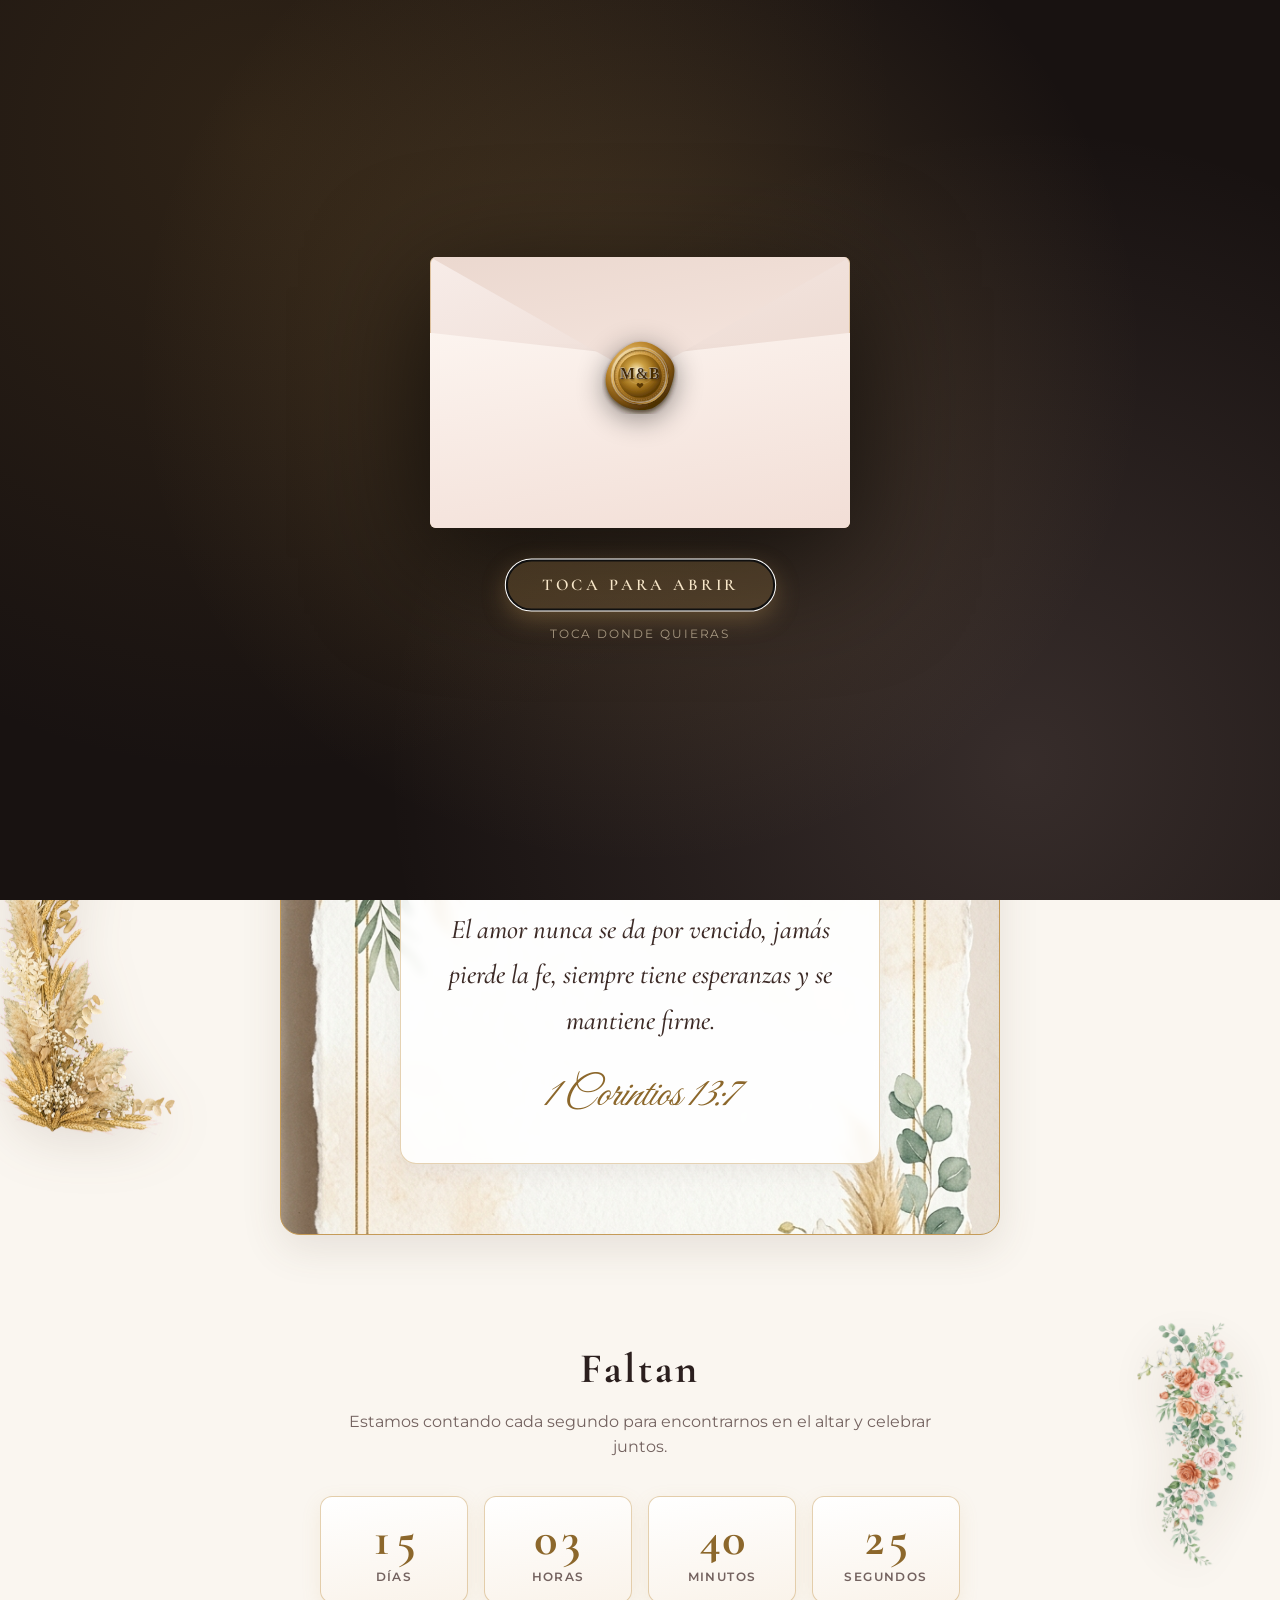
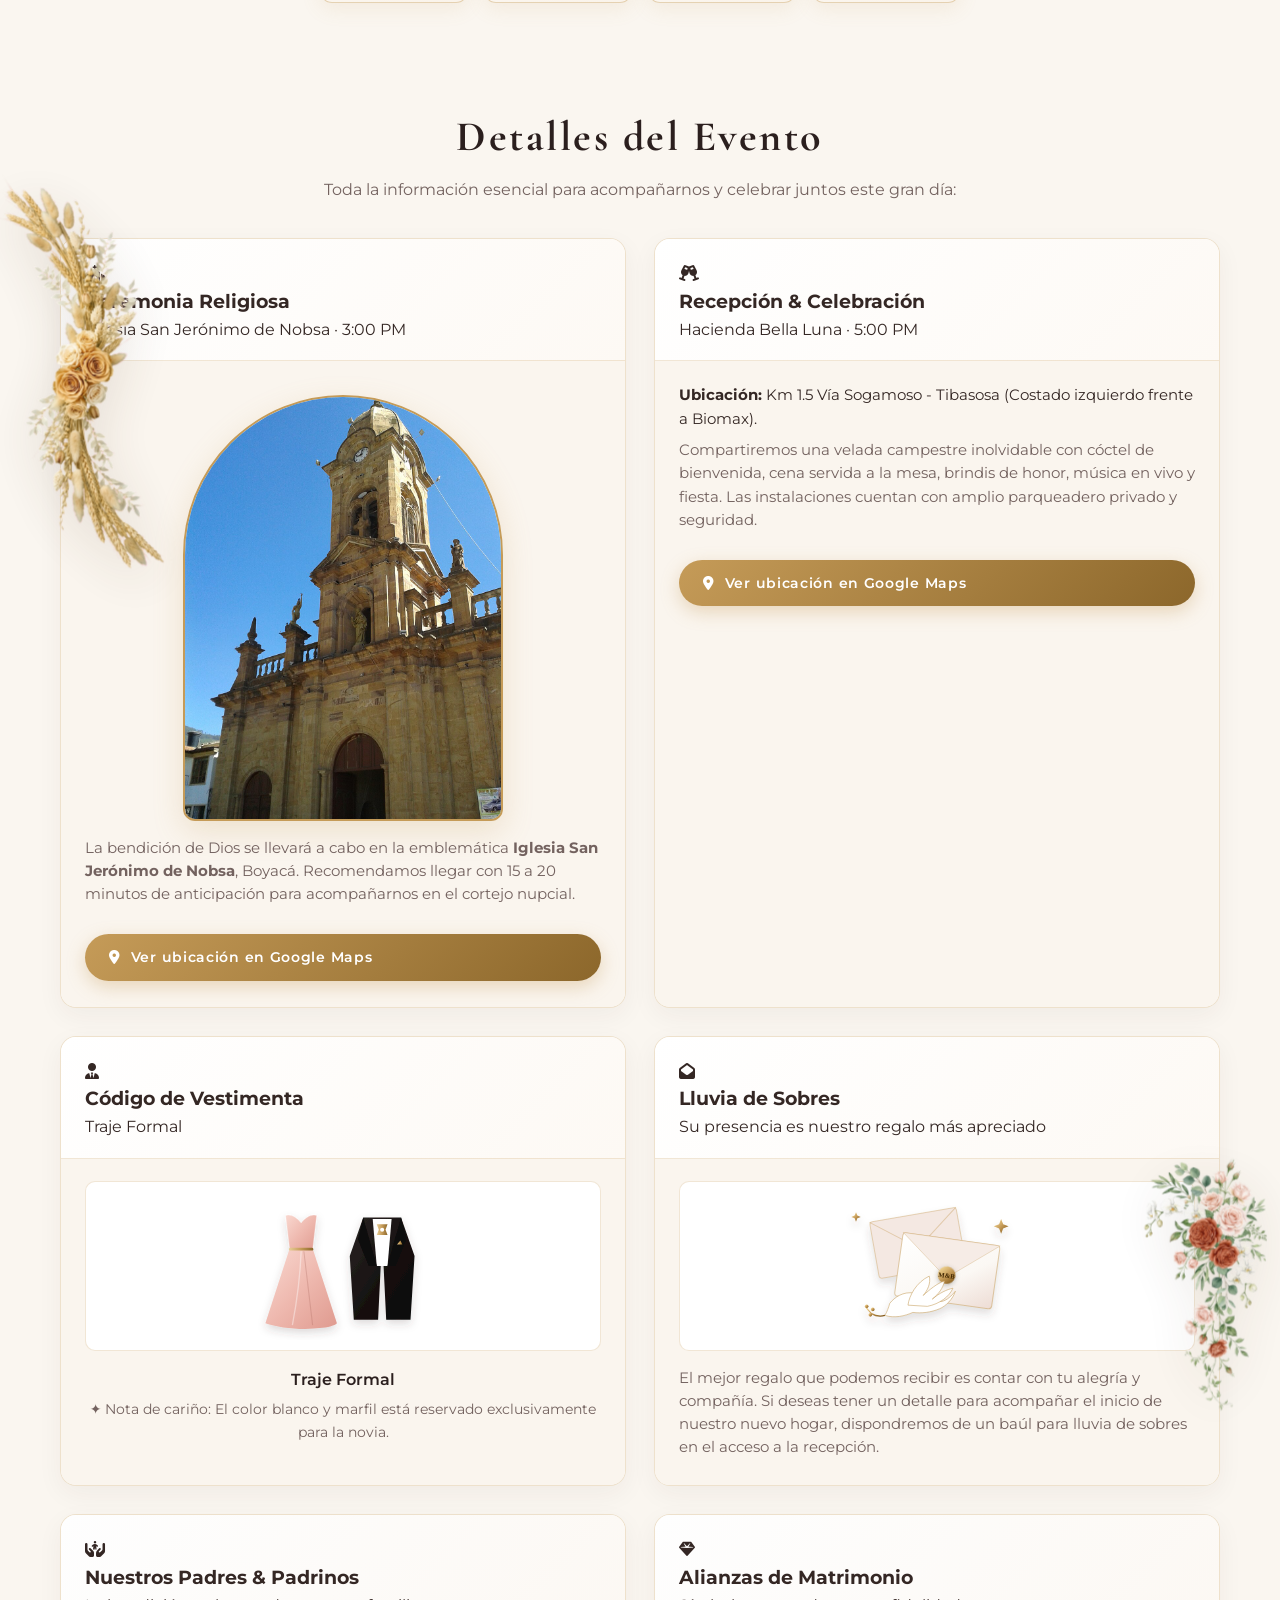
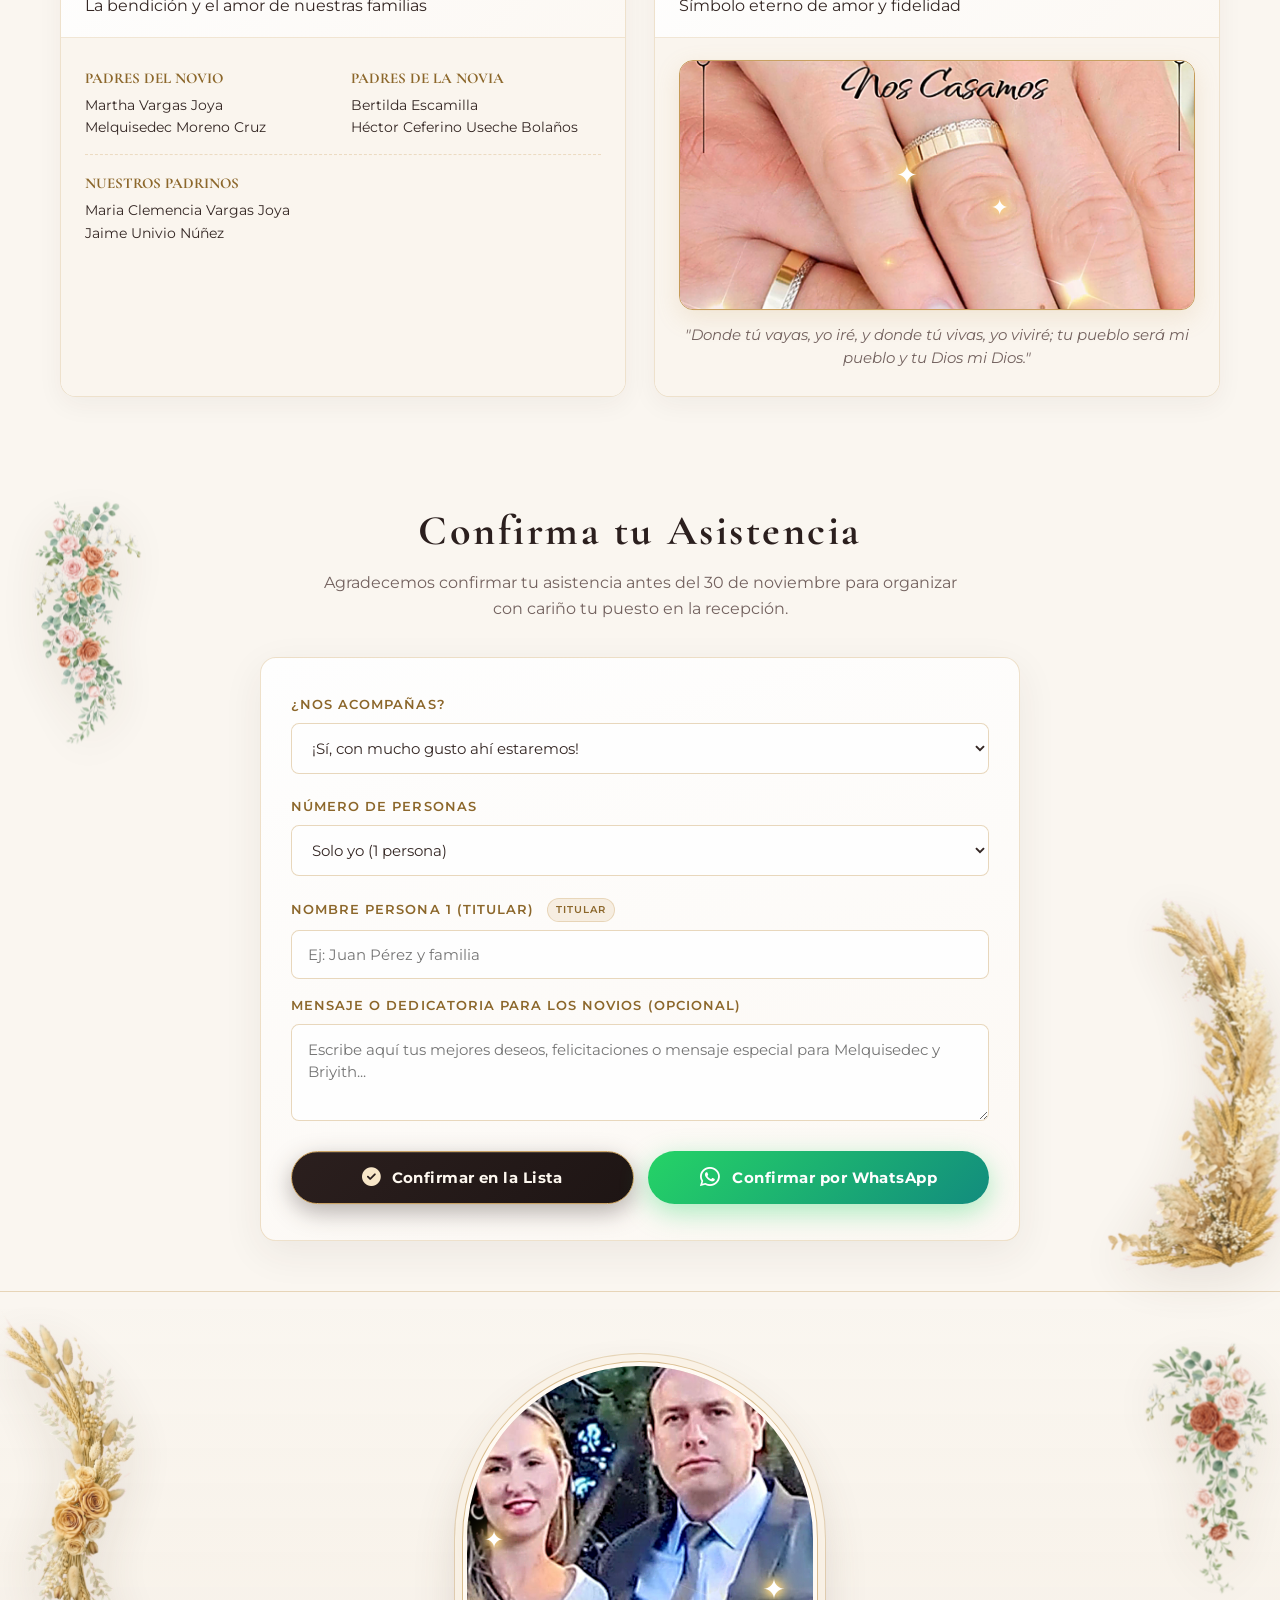
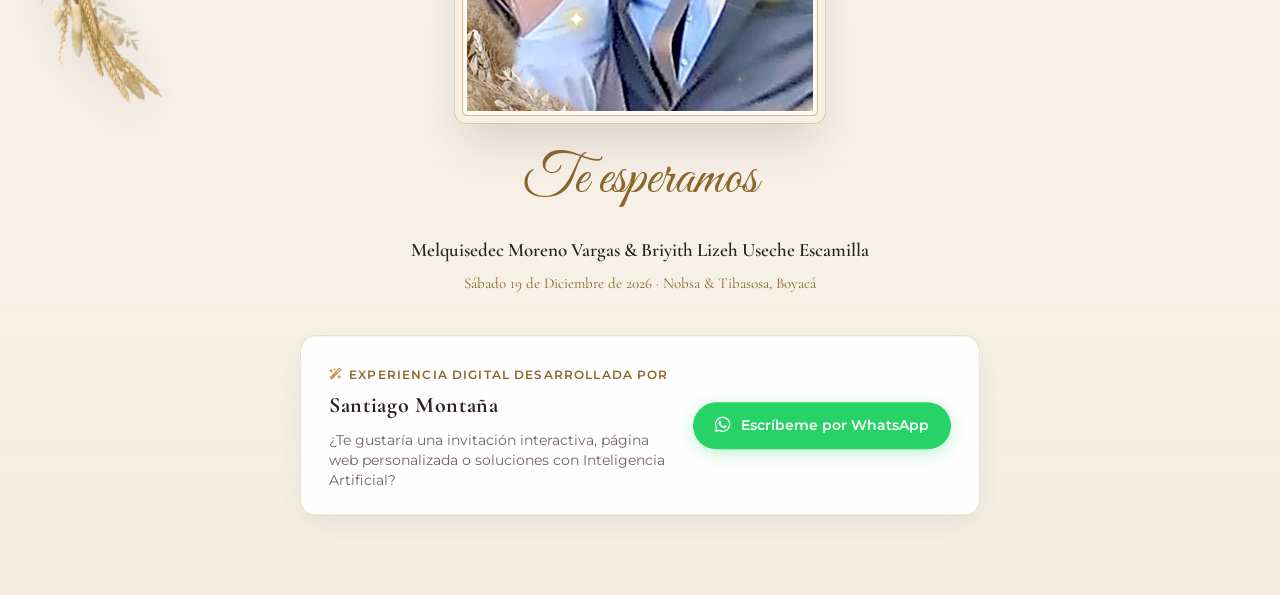
<file: index.html>
<!DOCTYPE html>
<html lang="es">
<head>
  <meta charset="UTF-8">
  <meta name="viewport" content="width=device-width, initial-scale=1.0">
  <title>Nuestra Boda — Melquisedec & Lizeh</title>
  <meta name="description" content="Invitación oficial al matrimonio de Melquisedec Moreno Vargas y Briyith Lizeh Useche Escamilla. Sábado 19 de diciembre de 2026.">
  <meta name="theme-color" content="#181211">
  <meta name="robots" content="noindex, nofollow">

  <!-- Open Graph -->
  <meta property="og:type" content="website">
  <meta property="og:title" content="Nuestra Boda — Melquisedec & Lizeh">
  <meta property="og:description" content="Sábado 19 de diciembre de 2026 · Iglesia San Jerónimo de Nobsa & Hacienda Bella Luna">
  <meta property="og:locale" content="es_CO">

  <!-- Tipografías de Google Fonts -->
  <link rel="preconnect" href="https://fonts.googleapis.com">
  <link rel="preconnect" href="https://fonts.gstatic.com" crossorigin>
  <link href="https://fonts.googleapis.com/css2?family=Cormorant+Garamond:ital,wght@0,400;0,600;0,700;1,400;1,600&family=Great+Vibes&family=Montserrat:wght@300;400;500;600;700&display=swap" rel="stylesheet">
  
  <!-- FontAwesome -->
  <link rel="stylesheet" href="https://cdnjs.cloudflare.com/ajax/libs/font-awesome/6.4.0/css/all.min.css">
  
  <!-- Estilos principales full-screen responsive -->
  <link rel="stylesheet" href="css/styles.css">

  <script>
  /* Guardián de las animaciones */
  (function () {
    var root = document.documentElement;
    root.classList.add('js-motion');
    setTimeout(function () {
      if (!root.classList.contains('js-motion-ready')) root.classList.remove('js-motion');
    }, 10000);
  })();
  </script>
</head>
<body>

  <!-- ========================================================
       1. SOBRE DE APERTURA 3D FULL-SCREEN (anime.js)
       ======================================================== -->
  <div id="sobre">
    <div class="sobre" aria-hidden="true">
      <span class="sobre-fondo"></span>
      <div class="sobre-tarjeta">
        <p class="tarjeta-kicker">NUESTRA BODA</p>
        <p class="tarjeta-nombres">Melquisedec & Lizeh</p>
        <p class="tarjeta-fecha">19 · DICIEMBRE · 2026</p>
      </div>
      <span class="sobre-frente"></span>
      <span class="sobre-solapa"></span>
      <span class="sobre-sello">
        <img src="assets/images/sello_lacre_dorado.svg" alt="Sello de Lacre M&B">
      </span>
    </div>
    <button class="sobre-abrir" type="button">Toca para abrir</button>
    <p class="sobre-pista">Toca donde quieras</p>
  </div>

  <!-- ========================================================
       2. REPRODUCTOR DE AUDIO FLOTANTE CON ECUALIZADOR
       ======================================================== -->
  <audio id="musica-boda" src="assets/audio/musica_fondo.mp3" loop preload="auto"></audio>
  <button id="btn-musica" class="btn-musica paused" type="button" aria-label="Música de la boda" title="Reproducir o pausar música">
    <span class="audio-bars" aria-hidden="true">
      <span></span>
      <span></span>
      <span></span>
    </span>
    <span>Música</span>
  </button>

  <!-- ========================================================
       3. ESTRUCTURA COMPLETA FULL-SCREEN RESPONSIVE
       ======================================================== -->
  <div class="site-container">

    <!-- HERO PRINCIPAL WIDESCREEN -->
    <header class="hero seccion-con-espigas">
      <div class="espiga-borde espiga-borde--left espiga-borde--hero-left" data-reveal-side="left" aria-hidden="true">
        <img src="assets/images/ramillete_rosas_borde.png" alt="">
      </div>
      <div class="espiga-borde espiga-borde--right espiga-borde--hero-right" data-reveal-side="right" aria-hidden="true">
        <img src="assets/images/espigas_borde_lateral_2.png" alt="">
      </div>
      <div class="content-wrap">
        <div class="hero-grid">
          
          <!-- Foto de la pareja en arco + corona de espigas superpuesta (capas) -->
          <div class="hero-photo-stage">
            <svg class="rays" viewBox="0 0 200 200" focusable="false" aria-hidden="true"></svg>
            <figure class="foto-corona foto-corona--hero">
              <div class="foto-arco">
                <img src="assets/images/foto_pareja_atardecer_hd.png" alt="Melquisedec y Briyith al atardecer" class="foto-arco-img">
              </div>
              <div class="sparkle-group" aria-hidden="true">
                <span class="sparkle-star sparkle-1"></span>
                <span class="sparkle-star sparkle-2"></span>
                <span class="sparkle-star sparkle-3"></span>
                <span class="sparkle-star sparkle-4"></span>
                <span class="sparkle-star sparkle-5"></span>
              </div>
            </figure>
          </div>

          <!-- Textos principales y llamado emotivo -->
          <div class="hero-text-content">
            <p class="hero-badge">Con la bendición de Dios y nuestros padres</p>
            <h1>Nuestra Boda</h1>
            <p class="couple-script">Melquisedec & Lizeh</p>
            <p class="wedding-date">Sábado 19 de Diciembre de 2026</p>
            <p class="hero-sub">
              Unidos por el amor, la fe y la promesa de caminar juntos toda la vida. Te invitamos a celebrar con nosotros este día tan especial e inolvidable.
            </p>
          </div>

        </div>
      </div>
    </header>

    <!-- TICKER CONTINUO INFINITO DE BORDE A BORDE (100vw) -->
    <div class="ticker" aria-hidden="true">
      <div class="ticker-track">
        <span>19 de Diciembre de 2026</span><em>✦</em>
        <span>Iglesia San Jerónimo de Nobsa</span><em>✦</em>
        <span>Hacienda Bella Luna</span><em>✦</em>
        <span>Traje Formal</span><em>✦</em>
        <span>Lluvia de Sobres</span><em>✦</em>
        <span>3:00 PM</span><em>✦</em>
        <span>19 de Diciembre de 2026</span><em>✦</em>
        <span>Iglesia San Jerónimo de Nobsa</span><em>✦</em>
        <span>Hacienda Bella Luna</span><em>✦</em>
        <span>Traje Formal</span><em>✦</em>
        <span>Lluvia de Sobres</span><em>✦</em>
      </div>
    </div>

    <main class="site-main">

      <!-- VERSÍCULO BÍBLICO CON TARJETA DE ROSAS Y ESPIGAS -->
      <section class="seccion-con-espigas seccion-versiculo">
        <div class="espiga-borde espiga-borde--left espiga-borde--verse" data-reveal-side="left" aria-hidden="true">
          <img src="assets/images/espigas_borde_lateral.png" alt="">
        </div>
        <div class="content-wrap">
          <div class="verse-container tarjeta-versiculo-rosas" data-reveal>
            <div class="verse-inner">
              <p class="verse-text">
                El amor nunca se da por vencido, jamás pierde la fe, siempre tiene esperanzas y se mantiene firme.
              </p>
              <cite class="verse-cite">1 Corintios 13:7</cite>
            </div>
          </div>
        </div>
      </section>

      <!-- CUENTA REGRESIVA DINÁMICA -->
      <section class="seccion-con-espigas seccion-cuenta">
        <div class="espiga-borde espiga-borde--right espiga-borde--count" data-reveal-side="right" aria-hidden="true">
          <img src="assets/images/ramillete_rosas_borde_2.png" alt="">
        </div>
        <div class="content-wrap">
          <h2 class="sec-title" data-reveal>Faltan</h2>
          <p class="sec-intro" data-reveal>Estamos contando cada segundo para encontrarnos en el altar y celebrar juntos.</p>
          
          <div class="count" data-stagger>
            <div><b id="d">--</b><small>Días</small></div>
            <div><b id="h">--</b><small>Horas</small></div>
            <div><b id="m">--</b><small>Minutos</small></div>
            <div><b id="s">--</b><small>Segundos</small></div>
          </div>
        </div>
      </section>

      <!-- TARJETAS DE INFORMACIÓN DEL EVENTO EN CUADRÍCULA RESPONSIVE -->
      <section class="seccion-con-espigas seccion-detalles">
        <div class="espiga-borde espiga-borde--left espiga-borde--cards-left" data-reveal-side="left" aria-hidden="true">
          <img src="assets/images/espigas_borde_lateral_2.png" alt="">
        </div>
        <div class="espiga-borde espiga-borde--right espiga-borde--cards-right" data-reveal-side="right" aria-hidden="true">
          <img src="assets/images/ramillete_rosas_borde.png" alt="">
        </div>
        <div class="content-wrap">
          <h2 class="sec-title" data-reveal>Detalles del Evento</h2>
          <p class="sec-intro" data-reveal>Toda la información esencial para acompañarnos y celebrar juntos este gran día:</p>

        <!-- Cuadrícula 2 columnas en Desktop / 1 columna en Móvil (Fijas, orden lógico) -->
        <div class="cards-responsive-grid" data-stagger>

          <!-- 1. CEREMONIA RELIGIOSA -->
          <div class="tarjeta-info">
            <div class="tarjeta-info-header">
              <div class="header-left">
                <div class="header-icon"><i class="fa-solid fa-church"></i></div>
                <div class="header-title-box">
                  <h3>Ceremonia Religiosa</h3>
                  <span>Iglesia San Jerónimo de Nobsa · 3:00 PM</span>
                </div>
              </div>
            </div>
            <div class="tarjeta-info-body">
              <!-- Foto nítida en alta resolución de la iglesia de Nobsa con marco en arco -->
              <div class="church-arch-frame">
                <img src="assets/images/foto_iglesia_nobsa_hd.jpg" alt="Iglesia San Jerónimo de Nobsa, Boyacá">
              </div>
              <p style="font-size: 14.5px; color: var(--text-muted); margin-bottom: 14px;">
                La bendición de Dios se llevará a cabo en la emblemática <strong>Iglesia San Jerónimo de Nobsa</strong>, Boyacá. Recomendamos llegar con 15 a 20 minutos de anticipación para acompañarnos en el cortejo nupcial.
              </p>
              <a href="https://maps.google.com/?q=Iglesia+San+Jeronimo+Nobsa+Boyaca" target="_blank" rel="noopener" class="btn-maps">
                <i class="fa-solid fa-location-dot"></i> Ver ubicación en Google Maps
              </a>
            </div>
          </div>

          <!-- 2. RECEPCIÓN & CELEBRACIÓN -->
          <div class="tarjeta-info">
            <div class="tarjeta-info-header">
              <div class="header-left">
                <div class="header-icon"><i class="fa-solid fa-champagne-glasses"></i></div>
                <div class="header-title-box">
                  <h3>Recepción & Celebración</h3>
                  <span>Hacienda Bella Luna · 5:00 PM</span>
                </div>
              </div>
            </div>
            <div class="tarjeta-info-body">
              <p style="font-size: 15px; color: var(--text-main); margin-bottom: 8px;">
                <strong>Ubicación:</strong> Km 1.5 Vía Sogamoso - Tibasosa (Costado izquierdo frente a Biomax).
              </p>
              <p style="font-size: 14.5px; color: var(--text-muted); margin-bottom: 14px;">
                Compartiremos una velada campestre inolvidable con cóctel de bienvenida, cena servida a la mesa, brindis de honor, música en vivo y fiesta. Las instalaciones cuentan con amplio parqueadero privado y seguridad.
              </p>
              <a href="https://maps.google.com/?q=Hacienda+Bella+Luna+Tibasosa" target="_blank" rel="noopener" class="btn-maps">
                <i class="fa-solid fa-location-dot"></i> Ver ubicación en Google Maps
              </a>
            </div>
          </div>

          <!-- 3. CÓDIGO DE VESTIMENTA (SOLO TRAJE FORMAL) -->
          <div class="tarjeta-info">
            <div class="tarjeta-info-header">
              <div class="header-left">
                <div class="header-icon"><i class="fa-solid fa-user-tie"></i></div>
                <div class="header-title-box">
                  <h3>Código de Vestimenta</h3>
                  <span>Traje Formal</span>
                </div>
              </div>
            </div>
            <div class="tarjeta-info-body">
              <div class="vector-graphic-box">
                <img src="assets/images/vestimenta_pareja.svg" alt="Traje Formal">
              </div>
              <p style="font-size: 16px; font-weight: 600; color: #2b1f1e; text-align: center; margin-bottom: 6px;">
                Traje Formal
              </p>
              <p style="font-size: 14px; color: var(--text-muted); text-align: center; margin: 0;">
                ✦ Nota de cariño: El color blanco y marfil está reservado exclusivamente para la novia.
              </p>
            </div>
          </div>

          <!-- 4. LLUVIA DE SOBRES -->
          <div class="tarjeta-info">
            <div class="tarjeta-info-header">
              <div class="header-left">
                <div class="header-icon"><i class="fa-solid fa-envelope-open"></i></div>
                <div class="header-title-box">
                  <h3>Lluvia de Sobres</h3>
                  <span>Su presencia es nuestro regalo más apreciado</span>
                </div>
              </div>
            </div>
            <div class="tarjeta-info-body">
              <div class="vector-graphic-box">
                <img src="assets/images/lluvia_sobres.svg" alt="Lluvia de Sobres y Paloma de la Paz">
              </div>
              <p style="font-size: 14.5px; color: var(--text-muted);">
                El mejor regalo que podemos recibir es contar con tu alegría y compañía. Si deseas tener un detalle para acompañar el inicio de nuestro nuevo hogar, dispondremos de un baúl para lluvia de sobres en el acceso a la recepción.
              </p>
            </div>
          </div>

          <!-- 5. NUESTROS PADRES & PADRINOS -->
          <div class="tarjeta-info">
            <div class="tarjeta-info-header">
              <div class="header-left">
                <div class="header-icon"><i class="fa-solid fa-hands-holding-child"></i></div>
                <div class="header-title-box">
                  <h3>Nuestros Padres & Padrinos</h3>
                  <span>La bendición y el amor de nuestras familias</span>
                </div>
              </div>
            </div>
            <div class="tarjeta-info-body">
              <div style="display: grid; grid-template-columns: repeat(auto-fit, minmax(200px, 1fr)); gap: 16px; margin-top: 6px;">
                <div>
                  <h4 style="font-family: var(--font-serif); font-size: 15px; color: var(--gold-dark); text-transform: uppercase;">Padres del Novio</h4>
                  <p style="font-size: 14px; color: var(--text-main); margin-top: 4px;">
                    Martha Vargas Joya<br>
                    Melquisedec Moreno Cruz
                  </p>
                </div>
                <div>
                  <h4 style="font-family: var(--font-serif); font-size: 15px; color: var(--gold-dark); text-transform: uppercase;">Padres de la Novia</h4>
                  <p style="font-size: 14px; color: var(--text-main); margin-top: 4px;">
                    Bertilda Escamilla<br>
                    Héctor Ceferino Useche Bolaños
                  </p>
                </div>
              </div>
              <hr style="border: none; border-top: 1px dashed var(--line-gold); margin: 16px 0;">
              <div>
                <h4 style="font-family: var(--font-serif); font-size: 15px; color: var(--gold-dark); text-transform: uppercase;">Nuestros Padrinos</h4>
                <p style="font-size: 14px; color: var(--text-main); margin-top: 4px;">
                  Maria Clemencia Vargas Joya<br>
                  Jaime Univio Núñez
                </p>
              </div>
            </div>
          </div>

          <!-- 6. ALIANZAS DE MATRIMONIO -->
          <div class="tarjeta-info">
            <div class="tarjeta-info-header">
              <div class="header-left">
                <div class="header-icon"><i class="fa-solid fa-gem"></i></div>
                <div class="header-title-box">
                  <h3>Alianzas de Matrimonio</h3>
                  <span>Símbolo eterno de amor y fidelidad</span>
                </div>
              </div>
            </div>
            <div class="tarjeta-info-body">
              <div class="rings-arch-frame">
                <img src="assets/images/foto_anillos_hd.png" alt="Manos de los novios entrelazadas con alianzas de oro">
                <div class="sparkle-group" aria-hidden="true">
                  <span class="sparkle-star sparkle-ring1"></span>
                  <span class="sparkle-star sparkle-ring2"></span>
                </div>
              </div>
              <p style="font-size: 14.5px; color: var(--text-muted); text-align: center;">
                <em>"Donde tú vayas, yo iré, y donde tú vivas, yo viviré; tu pueblo será mi pueblo y tu Dios mi Dios."</em>
              </p>
            </div>
          </div>

          </div>
        </div>
      </section>

      <!-- CONFIRMA TU ASISTENCIA (FORMULARIO RSVP COMPLETO) -->
      <section class="seccion-con-espigas seccion-rsvp">
        <div class="espiga-borde espiga-borde--left espiga-borde--rsvp-left" data-reveal-side="left" aria-hidden="true">
          <img src="assets/images/ramillete_rosas_borde_2.png" alt="">
        </div>
        <div class="espiga-borde espiga-borde--right espiga-borde--rsvp-right" data-reveal-side="right" aria-hidden="true">
          <img src="assets/images/espigas_borde_lateral.png" alt="">
        </div>
        <div class="content-wrap">
          <div class="rsvp-wrapper">
            <h2 class="sec-title" data-reveal>Confirma tu Asistencia</h2>
            <p class="sec-intro" data-reveal>Agradecemos confirmar tu asistencia antes del 30 de noviembre para organizar con cariño tu puesto en la recepción.</p>

            <div class="rsvp-card" data-reveal>
              <div class="field">
                <label for="asistencia">¿Nos acompañas?</label>
                <select id="asistencia">
                  <option value="si">¡Sí, con mucho gusto ahí estaremos!</option>
                  <option value="tarde">Llegaremos un poco tarde, pero llegamos a celebrar</option>
                  <option value="no">Lamentablemente no podremos asistir esta vez</option>
                </select>
              </div>

              <div class="field" id="grupo-acomp">
                <label for="acomp">Número de personas</label>
                <select id="acomp">
                  <option value="1">Solo yo (1 persona)</option>
                  <option value="2">2 personas</option>
                  <option value="3">3 personas</option>
                  <option value="4">4 personas</option>
                  <option value="5">5 personas</option>
                  <option value="6">6 personas</option>
                </select>
              </div>

              <div id="contenedor-asistentes" class="asistentes-contenedor">
                <!-- Asistentes dinámicos inyectados por JS -->
              </div>

              <!-- MENSAJE O DEDICATORIA OPCIONAL -->
              <div class="field" id="grupo-mensaje">
                <label for="mensaje-novios">Mensaje o dedicatoria para los novios (opcional)</label>
                <textarea id="mensaje-novios" rows="3" placeholder="Escribe aquí tus mejores deseos, felicitaciones o mensaje especial para Melquisedec y Briyith..."></textarea>
              </div>

              <!-- BOTONES DE CONFIRMACIÓN: EN LÍNEA A SHEETS Y/O WHATSAPP -->
              <div class="rsvp-actions">
                <button class="btn-rsvp-direct" id="enviar" type="button">
                  <i class="fa-solid fa-circle-check fa-lg"></i>
                  <span>Confirmar en la Lista</span>
                </button>
                <button class="btn-wa" id="enviar-wa" type="button">
                  <i class="fa-brands fa-whatsapp fa-xl"></i>
                  <span>Confirmar por WhatsApp</span>
                </button>
              </div>
              
              <p class="confirm" id="confirm" role="status" aria-live="polite"></p>
            </div>
          </div>
        </div>
      </section>

    </main>

    <!-- FOOTER EMOTIVO WIDESCREEN CON CORONA DE ESPIGAS -->
    <footer class="seccion-con-espigas seccion-footer">
      <div class="espiga-borde espiga-borde--left espiga-borde--footer-left" data-reveal-side="left" aria-hidden="true">
        <img src="assets/images/espigas_borde_lateral_2.png" alt="">
      </div>
      <div class="espiga-borde espiga-borde--right espiga-borde--footer-right" data-reveal-side="right" aria-hidden="true">
        <img src="assets/images/ramillete_rosas_borde.png" alt="">
      </div>
      <div class="content-wrap">
        <div class="farewell-photo-stage">
          <figure class="foto-corona foto-corona--despedida">
            <div class="foto-arco">
              <img src="assets/images/foto_pareja_frente_hd.png" alt="Melquisedec y Briyith los esperan sonrientes" class="foto-arco-img">
            </div>
            <div class="sparkle-group" aria-hidden="true">
              <span class="sparkle-star sparkle-f1"></span>
              <span class="sparkle-star sparkle-f2"></span>
              <span class="sparkle-star sparkle-f3"></span>
            </div>
          </figure>
        </div>
        <p class="sig">Te esperamos</p>
        <p style="font-size: 19px; font-weight: 600; color: #2b1f1e; margin-bottom: 6px;">
          Melquisedec Moreno Vargas & Briyith Lizeh Useche Escamilla
        </p>
        <p style="color: var(--gold-dark); font-size: 15px; margin-bottom: 24px;">
          Sábado 19 de Diciembre de 2026 · Nobsa & Tibasosa, Boyacá
        </p>

        <!-- CRÉDITO DEL CREADOR & CONTACTO DE SOLUCIONES CON IA -->
        <div class="creator-badge" data-reveal>
          <div class="creator-inner">
            <div class="creator-info">
              <span class="creator-label">
                <i class="fa-solid fa-wand-magic-sparkles"></i> Experiencia Digital desarrollada por
              </span>
              <strong class="creator-name">Santiago Montaña</strong>
              <p class="creator-tagline">
                ¿Te gustaría una invitación interactiva, página web personalizada o soluciones con Inteligencia Artificial?
              </p>
            </div>
            <a href="https://wa.me/573105508171?text=%C2%A1Hola%20Santiago!%20Vi%20la%20invitaci%C3%B3n%20interactiva%20de%20la%20boda%20y%20me%20gustar%C3%ADa%20conocer%20m%C3%A1s%20sobre%20tus%20soluciones%20con%20Inteligencia%20Artificial." 
               target="_blank" 
               rel="noopener noreferrer" 
               class="btn-creator-wa"
               aria-label="Contactar a Santiago Montaña por WhatsApp">
              <i class="fa-brands fa-whatsapp fa-xl"></i>
              <span>Escríbeme por WhatsApp</span>
            </a>
          </div>
        </div>
      </div>
    </footer>

  </div>

  <!-- SCRIPT MODULAR CON ANIME.JS -->
  <script type="module" src="js/main.js"></script>

</body>
</html>
</file>
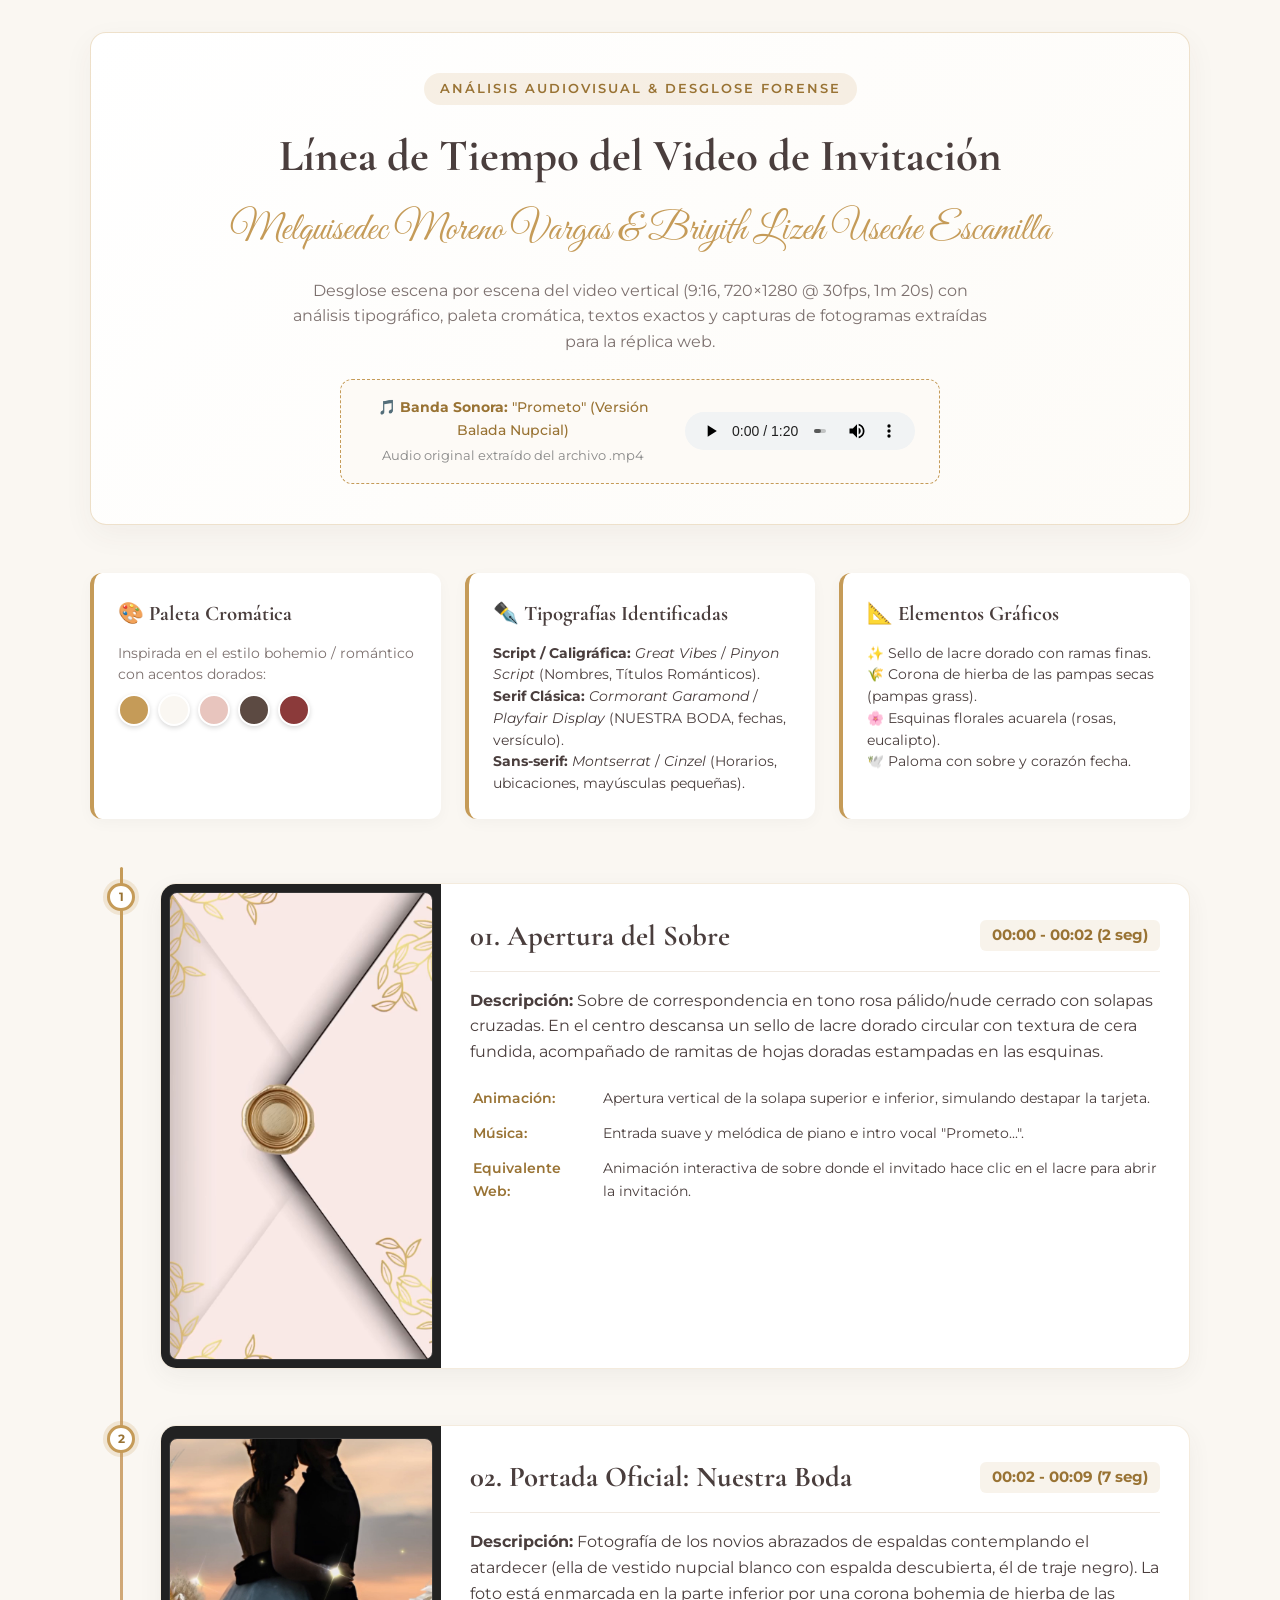
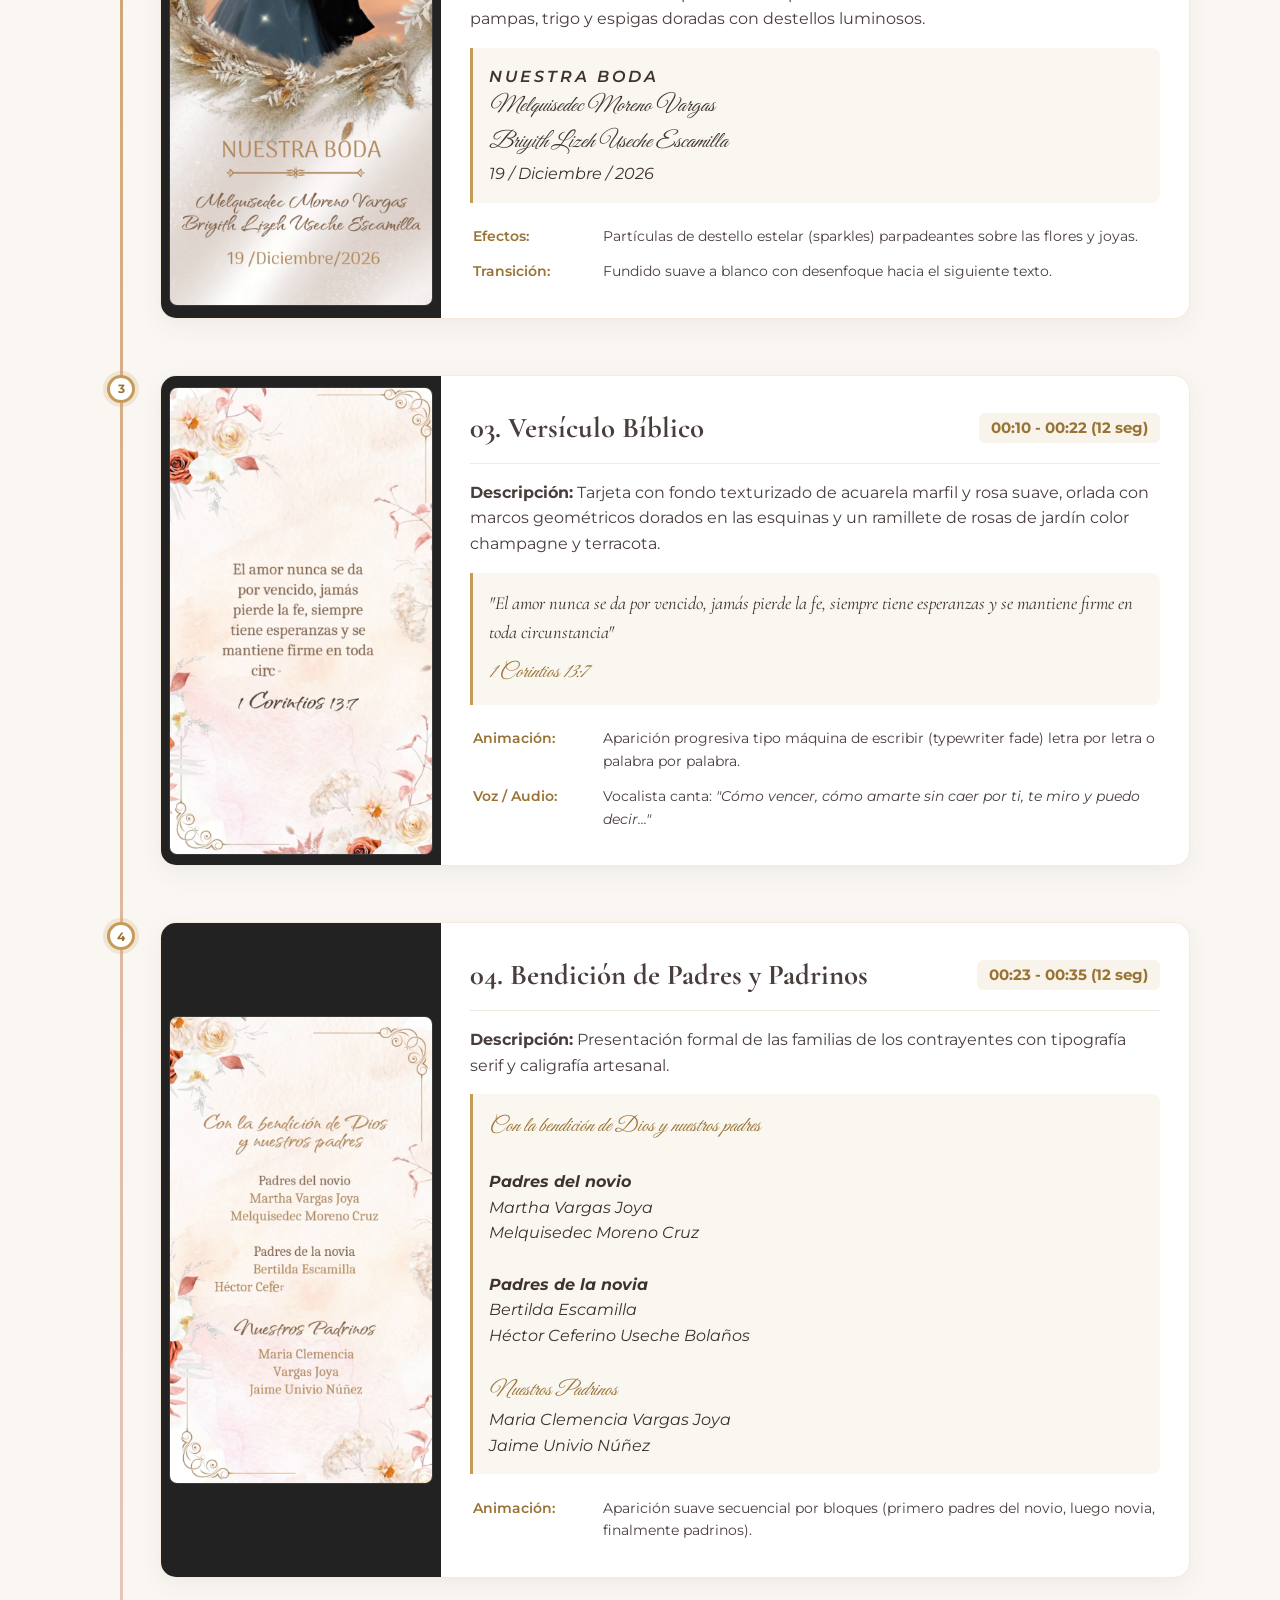
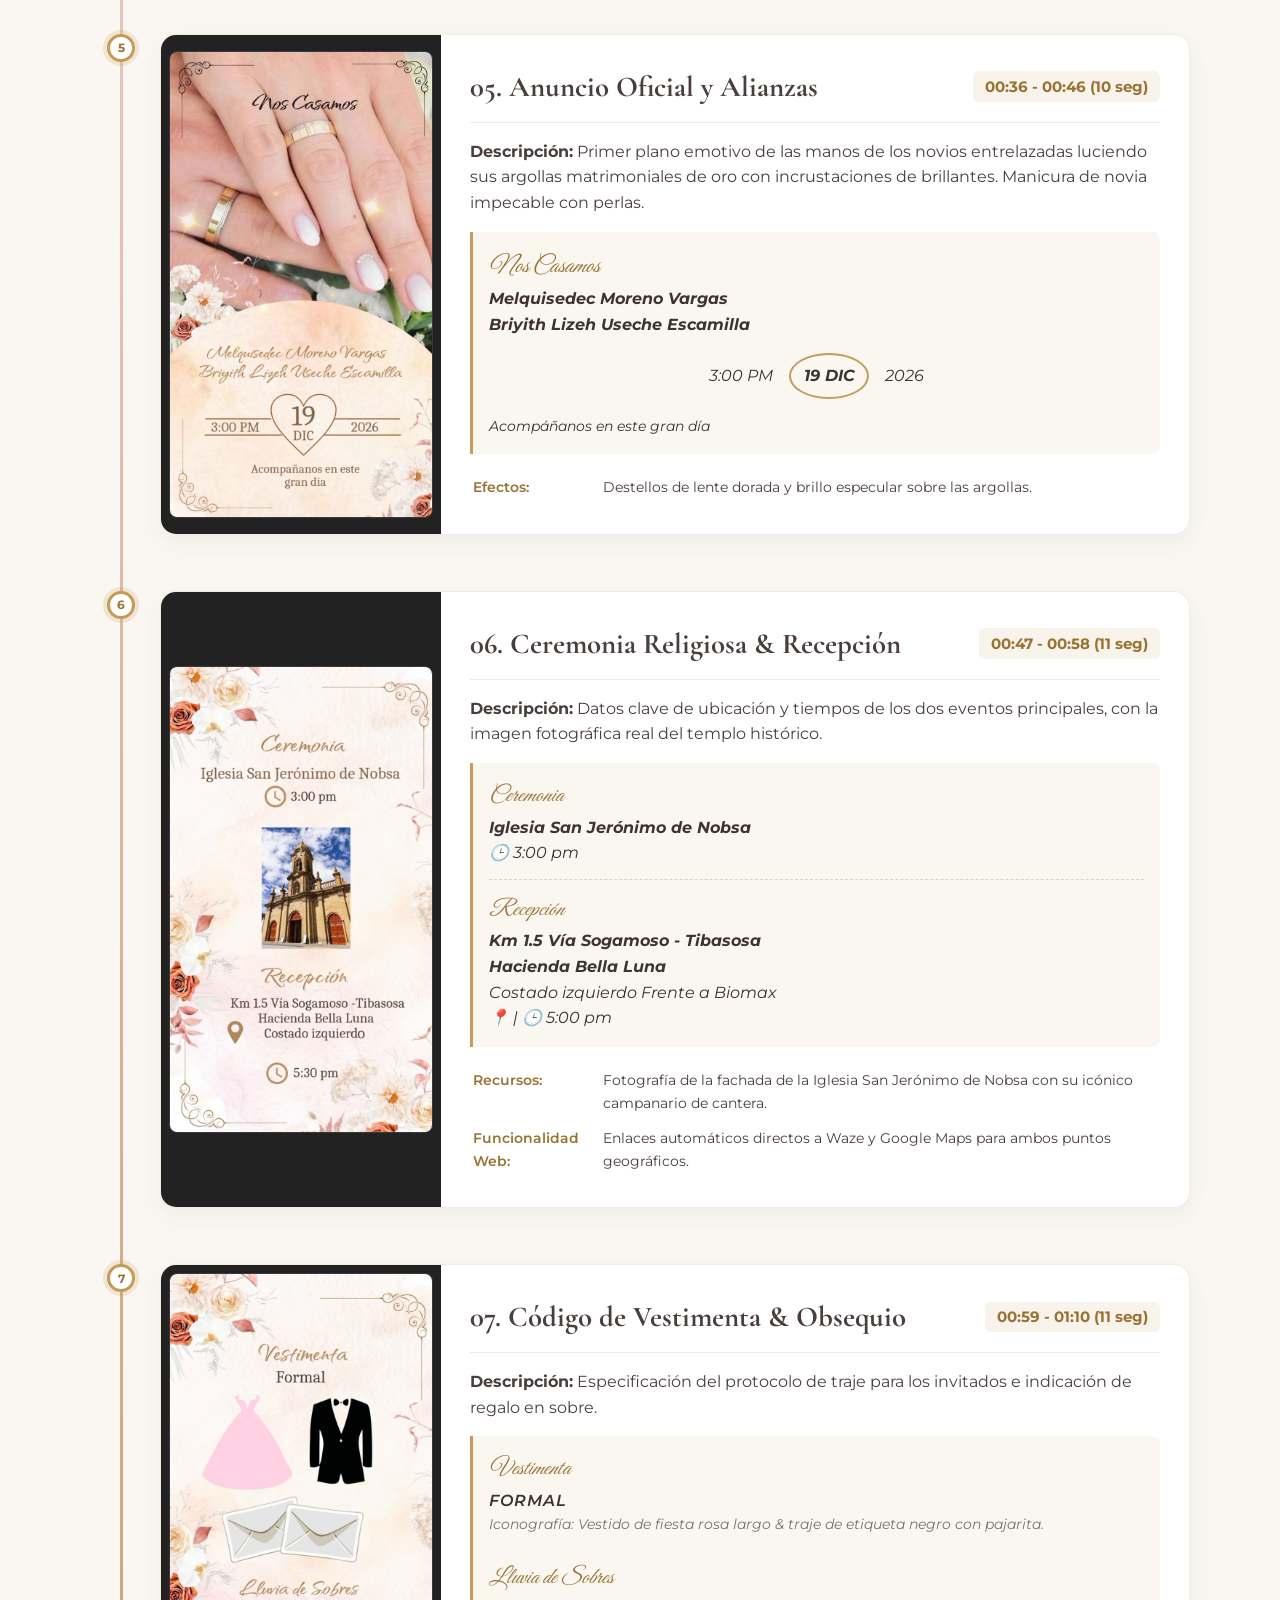
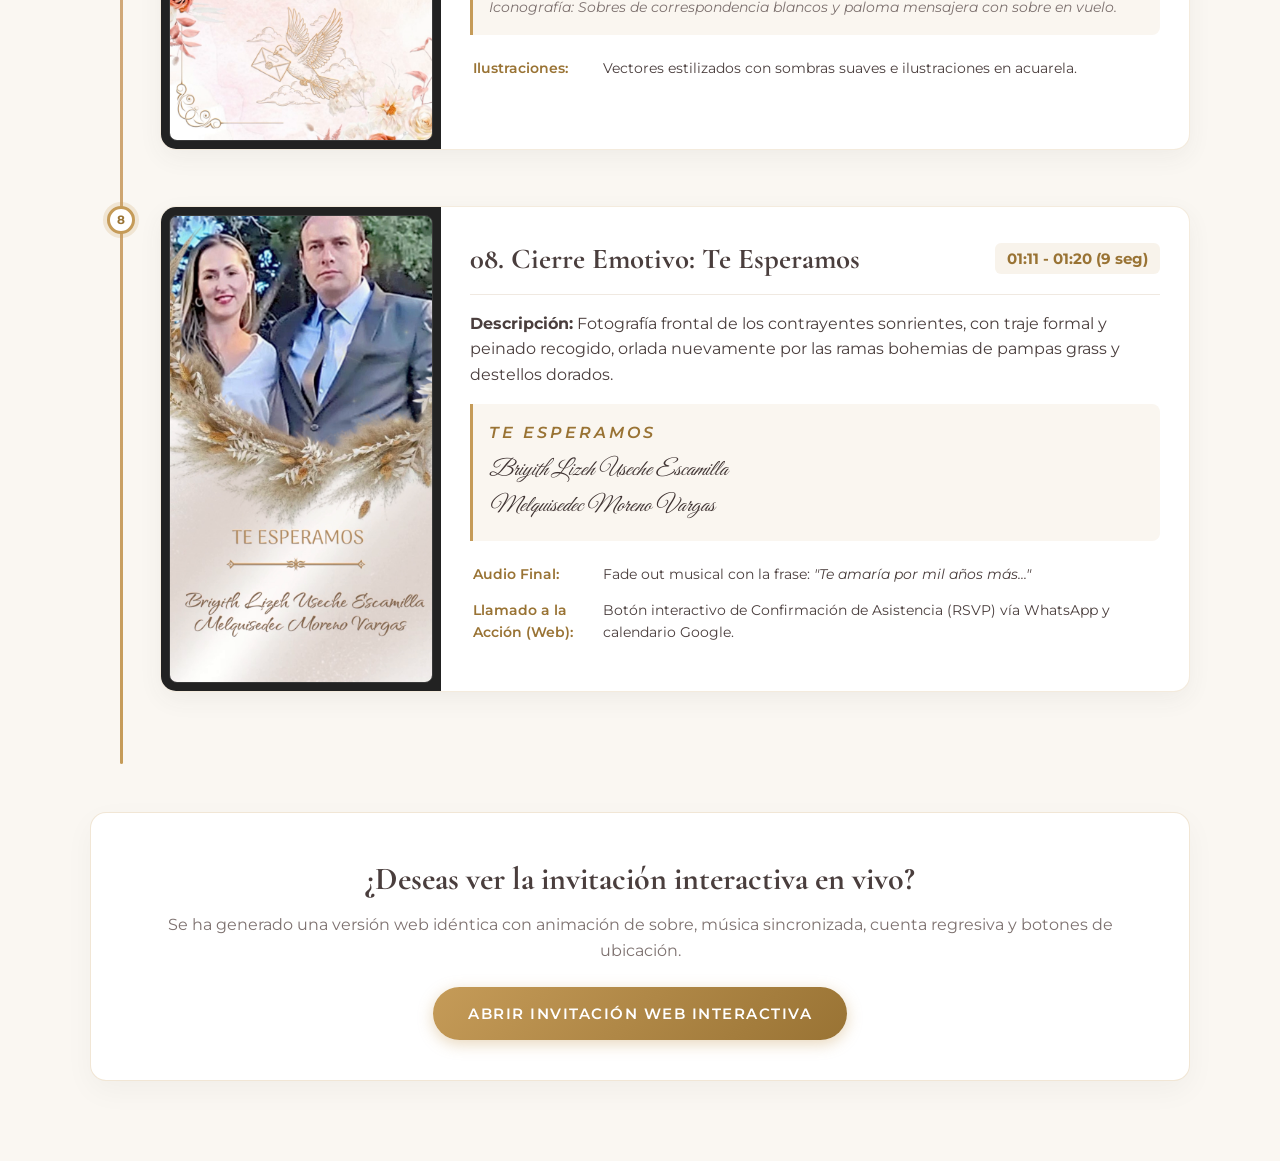
<file: timeline.html>
<!DOCTYPE html>
<html lang="es">
<head>
  <meta charset="UTF-8">
  <meta name="viewport" content="width=device-width, initial-scale=1.0">
  <title>Timeline y Desglose Visual - Invitación Boda Melquisedec & Briyith</title>
  <link rel="preconnect" href="https://fonts.googleapis.com">
  <link rel="preconnect" href="https://fonts.gstatic.com" crossorigin>
  <link href="https://fonts.googleapis.com/css2?family=Cormorant+Garamond:ital,wght@0,400;0,600;0,700;1,400&family=Great+Vibes&family=Montserrat:wght@300;400;500;600&display=swap" rel="stylesheet">
  <style>
    :root {
      --primary-gold: #c59b58;
      --gold-dark: #997334;
      --bg-cream: #faf7f2;
      --card-bg: #ffffff;
      --text-main: #4a3e3d;
      --text-muted: #7d716f;
      --accent-rose: #e8c5be;
      --accent-wine: #873836;
      --font-serif: 'Cormorant Garamond', Georgia, serif;
      --font-script: 'Great Vibes', cursive;
      --font-sans: 'Montserrat', sans-serif;
    }

    * {
      box-sizing: border-box;
      margin: 0;
      padding: 0;
    }

    body {
      background-color: var(--bg-cream);
      color: var(--text-main);
      font-family: var(--font-sans);
      line-height: 1.6;
      padding: 2rem 1rem;
    }

    .container {
      max-width: 1100px;
      margin: 0 auto;
    }

    header {
      text-align: center;
      margin-bottom: 3rem;
      padding: 2.5rem 1.5rem;
      background: linear-gradient(135deg, #fff 0%, #fdfbf7 100%);
      border: 1px solid rgba(197, 155, 88, 0.3);
      border-radius: 16px;
      box-shadow: 0 10px 30px rgba(74, 62, 61, 0.05);
    }

    .badge {
      display: inline-block;
      padding: 0.35rem 1rem;
      font-size: 0.8rem;
      font-weight: 600;
      letter-spacing: 2px;
      text-transform: uppercase;
      background-color: rgba(197, 155, 88, 0.15);
      color: var(--gold-dark);
      border-radius: 50px;
      margin-bottom: 1rem;
    }

    h1 {
      font-family: var(--font-serif);
      font-size: 2.8rem;
      font-weight: 700;
      color: var(--text-main);
      margin-bottom: 0.5rem;
    }

    .subtitle {
      font-family: var(--font-script);
      font-size: 2.4rem;
      color: var(--primary-gold);
      margin-bottom: 1rem;
    }

    .lead {
      max-width: 700px;
      margin: 0 auto 1.5rem;
      color: var(--text-muted);
      font-size: 1rem;
    }

    /* Reproductor de audio */
    .audio-card {
      display: flex;
      align-items: center;
      justify-content: center;
      gap: 1.5rem;
      padding: 1rem 1.5rem;
      background: #fdfaf6;
      border: 1px dashed var(--primary-gold);
      border-radius: 12px;
      max-width: 600px;
      margin: 1.5rem auto 0;
    }

    .audio-card p {
      font-size: 0.9rem;
      font-weight: 500;
      color: var(--gold-dark);
    }

    /* Grilla de especificaciones técnicas */
    .specs-grid {
      display: grid;
      grid-template-columns: repeat(auto-fit, minmax(240px, 1fr));
      gap: 1.5rem;
      margin-bottom: 3rem;
    }

    .spec-card {
      background: var(--card-bg);
      padding: 1.5rem;
      border-radius: 12px;
      border-left: 4px solid var(--primary-gold);
      box-shadow: 0 4px 15px rgba(0, 0, 0, 0.03);
    }

    .spec-card h3 {
      font-family: var(--font-serif);
      font-size: 1.3rem;
      color: var(--text-main);
      margin-bottom: 0.75rem;
    }

    .palette-list {
      display: flex;
      gap: 0.5rem;
      margin-top: 0.5rem;
    }

    .color-swatch {
      width: 32px;
      height: 32px;
      border-radius: 50%;
      border: 2px solid #fff;
      box-shadow: 0 2px 5px rgba(0,0,0,0.15);
      cursor: pointer;
      position: relative;
    }

    /* Timeline principal */
    .timeline {
      position: relative;
      margin: 3rem 0;
      padding: 1rem 0;
    }

    .timeline::before {
      content: '';
      position: absolute;
      top: 0;
      bottom: 0;
      left: 30px;
      width: 3px;
      background: linear-gradient(to bottom, var(--primary-gold), var(--accent-rose), var(--primary-gold));
      border-radius: 2px;
    }

    .timeline-item {
      position: relative;
      margin-bottom: 3.5rem;
      padding-left: 70px;
    }

    .timeline-marker {
      position: absolute;
      left: 17px;
      top: 0;
      width: 28px;
      height: 28px;
      background: #fff;
      border: 3px solid var(--primary-gold);
      border-radius: 50%;
      box-shadow: 0 0 0 4px rgba(197, 155, 88, 0.2);
      display: flex;
      align-items: center;
      justify-content: center;
      font-size: 0.75rem;
      font-weight: 700;
      color: var(--gold-dark);
    }

    .item-card {
      background: var(--card-bg);
      border-radius: 16px;
      overflow: hidden;
      box-shadow: 0 8px 24px rgba(74, 62, 61, 0.06);
      border: 1px solid rgba(197, 155, 88, 0.2);
      display: grid;
      grid-template-columns: 280px 1fr;
    }

    @media (max-width: 820px) {
      .item-card {
        grid-template-columns: 1fr;
      }
      .timeline::before {
        left: 20px;
      }
      .timeline-marker {
        left: 7px;
      }
      .timeline-item {
        padding-left: 50px;
      }
    }

    .frame-preview {
      background: #222;
      display: flex;
      align-items: center;
      justify-content: center;
      padding: 0.5rem;
    }

    .frame-preview img {
      width: 100%;
      height: auto;
      max-height: 480px;
      object-fit: contain;
      border-radius: 8px;
      border: 1px solid rgba(255,255,255,0.1);
    }

    .item-content {
      padding: 1.8rem;
    }

    .item-header {
      display: flex;
      flex-wrap: wrap;
      justify-content: space-between;
      align-items: center;
      gap: 0.5rem;
      margin-bottom: 1rem;
      border-bottom: 1px solid #f0e9e1;
      padding-bottom: 0.75rem;
    }

    .item-time {
      font-family: var(--font-sans);
      font-weight: 700;
      font-size: 0.95rem;
      color: var(--gold-dark);
      background: rgba(197, 155, 88, 0.12);
      padding: 0.2rem 0.75rem;
      border-radius: 6px;
    }

    .item-title {
      font-family: var(--font-serif);
      font-size: 1.8rem;
      font-weight: 700;
      color: var(--text-main);
    }

    .text-box {
      background: #faf6f0;
      border-left: 3px solid var(--primary-gold);
      padding: 1rem;
      border-radius: 0 8px 8px 0;
      margin: 1rem 0;
      font-style: italic;
      color: #3f3332;
    }

    .details-table {
      width: 100%;
      font-size: 0.88rem;
      margin-top: 1rem;
      border-collapse: collapse;
    }

    .details-table td {
      padding: 0.4rem 0.2rem;
      vertical-align: top;
    }

    .details-table td:first-child {
      font-weight: 600;
      color: var(--gold-dark);
      width: 130px;
    }

    /* Botón demo */
    .actions-footer {
      text-align: center;
      margin: 3rem 0;
      padding: 2.5rem;
      background: #fff;
      border-radius: 16px;
      box-shadow: 0 10px 30px rgba(0,0,0,0.04);
      border: 1px solid rgba(197, 155, 88, 0.25);
    }

    .btn-gold {
      display: inline-block;
      padding: 0.9rem 2.2rem;
      font-family: var(--font-sans);
      font-size: 0.95rem;
      font-weight: 600;
      text-transform: uppercase;
      letter-spacing: 1.5px;
      color: #ffffff;
      background: linear-gradient(135deg, var(--primary-gold) 0%, var(--gold-dark) 100%);
      border: none;
      border-radius: 50px;
      text-decoration: none;
      box-shadow: 0 4px 15px rgba(197, 155, 88, 0.4);
      transition: all 0.3s ease;
    }

    .btn-gold:hover {
      transform: translateY(-2px);
      box-shadow: 0 6px 20px rgba(197, 155, 88, 0.5);
    }
  </style>
</head>
<body>

  <div class="container">

    <header>
      <span class="badge">Análisis Audiovisual & Desglose Forense</span>
      <h1>Línea de Tiempo del Video de Invitación</h1>
      <p class="subtitle">Melquisedec Moreno Vargas & Briyith Lizeh Useche Escamilla</p>
      <p class="lead">
        Desglose escena por escena del video vertical (9:16, 720×1280 @ 30fps, 1m 20s) con análisis tipográfico, paleta cromática, textos exactos y capturas de fotogramas extraídas para la réplica web.
      </p>

      <div class="audio-card">
        <div>
          <p>🎵 <strong>Banda Sonora:</strong> "Prometo" (Versión Balada Nupcial)</p>
          <small style="color:#888;">Audio original extraído del archivo .mp4</small>
        </div>
        <audio controls src="assets/audio/musica_fondo.mp3" style="height: 38px;"></audio>
      </div>
    </header>

    <!-- Fichas de Estilo y Tipografía -->
    <section class="specs-grid">
      <div class="spec-card">
        <h3>🎨 Paleta Cromática</h3>
        <p style="font-size: 0.85rem; color: var(--text-muted);">Inspirada en el estilo bohemio / romántico con acentos dorados:</p>
        <div class="palette-list">
          <div class="color-swatch" style="background: #c59b58;" title="Oro Viejo / Lacre (#c59b58)"></div>
          <div class="color-swatch" style="background: #faf7f2;" title="Blanco Marfil / Fondo (#faf7f2)"></div>
          <div class="color-swatch" style="background: #e8c5be;" title="Rosa Empolvado / Acuarela (#e8c5be)"></div>
          <div class="color-swatch" style="background: #5c4a42;" title="Marrón Texto Elegante (#5c4a42)"></div>
          <div class="color-swatch" style="background: #8b3a3a;" title="Terracota Floral (#8b3a3a)"></div>
        </div>
      </div>

      <div class="spec-card">
        <h3>✒️ Tipografías Identificadas</h3>
        <ul style="font-size: 0.85rem; list-style: none; padding-left: 0;">
          <li><strong>Script / Caligráfica:</strong> <em>Great Vibes</em> / <em>Pinyon Script</em> (Nombres, Títulos Románticos).</li>
          <li><strong>Serif Clásica:</strong> <em>Cormorant Garamond</em> / <em>Playfair Display</em> (NUESTRA BODA, fechas, versículo).</li>
          <li><strong>Sans-serif:</strong> <em>Montserrat</em> / <em>Cinzel</em> (Horarios, ubicaciones, mayúsculas pequeñas).</li>
        </ul>
      </div>

      <div class="spec-card">
        <h3>📐 Elementos Gráficos</h3>
        <ul style="font-size: 0.85rem; list-style: none; padding-left: 0;">
          <li>✨ Sello de lacre dorado con ramas finas.</li>
          <li>🌾 Corona de hierba de las pampas secas (pampas grass).</li>
          <li>🌸 Esquinas florales acuarela (rosas, eucalipto).</li>
          <li>🕊️ Paloma con sobre y corazón fecha.</li>
        </ul>
      </div>
    </section>

    <!-- Timeline Completo -->
    <section class="timeline">

      <!-- Escena 1 -->
      <article class="timeline-item">
        <div class="timeline-marker">1</div>
        <div class="item-card">
          <div class="frame-preview">
            <img src="assets/frames/01_sobre_cerrado.png" alt="Sobre Cerrado y Lacre">
          </div>
          <div class="item-content">
            <div class="item-header">
              <h2 class="item-title">01. Apertura del Sobre</h2>
              <span class="item-time">00:00 - 00:02 (2 seg)</span>
            </div>
            <p><strong>Descripción:</strong> Sobre de correspondencia en tono rosa pálido/nude cerrado con solapas cruzadas. En el centro descansa un sello de lacre dorado circular con textura de cera fundida, acompañado de ramitas de hojas doradas estampadas en las esquinas.</p>
            <table class="details-table">
              <tr><td>Animación:</td><td>Apertura vertical de la solapa superior e inferior, simulando destapar la tarjeta.</td></tr>
              <tr><td>Música:</td><td>Entrada suave y melódica de piano e intro vocal "Prometo...".</td></tr>
              <tr><td>Equivalente Web:</td><td>Animación interactiva de sobre donde el invitado hace clic en el lacre para abrir la invitación.</td></tr>
            </table>
          </div>
        </div>
      </article>

      <!-- Escena 2 -->
      <article class="timeline-item">
        <div class="timeline-marker">2</div>
        <div class="item-card">
          <div class="frame-preview">
            <img src="assets/frames/02_nuestra_boda.png" alt="Nuestra Boda">
          </div>
          <div class="item-content">
            <div class="item-header">
              <h2 class="item-title">02. Portada Oficial: Nuestra Boda</h2>
              <span class="item-time">00:02 - 00:09 (7 seg)</span>
            </div>
            <p><strong>Descripción:</strong> Fotografía de los novios abrazados de espaldas contemplando el atardecer (ella de vestido nupcial blanco con espalda descubierta, él de traje negro). La foto está enmarcada en la parte inferior por una corona bohemia de hierba de las pampas, trigo y espigas doradas con destellos luminosos.</p>
            <div class="text-box">
              <p style="letter-spacing: 3px; font-weight: 600;">NUESTRA BODA</p>
              <p style="font-family: var(--font-script); font-size: 1.4rem;">Melquisedec Moreno Vargas<br>Briyith Lizeh Useche Escamilla</p>
              <p>19 / Diciembre / 2026</p>
            </div>
            <table class="details-table">
              <tr><td>Efectos:</td><td>Partículas de destello estelar (sparkles) parpadeantes sobre las flores y joyas.</td></tr>
              <tr><td>Transición:</td><td>Fundido suave a blanco con desenfoque hacia el siguiente texto.</td></tr>
            </table>
          </div>
        </div>
      </article>

      <!-- Escena 3 -->
      <article class="timeline-item">
        <div class="timeline-marker">3</div>
        <div class="item-card">
          <div class="frame-preview">
            <img src="assets/frames/03_versiculo.png" alt="Versículo Bíblico">
          </div>
          <div class="item-content">
            <div class="item-header">
              <h2 class="item-title">03. Versículo Bíblico</h2>
              <span class="item-time">00:10 - 00:22 (12 seg)</span>
            </div>
            <p><strong>Descripción:</strong> Tarjeta con fondo texturizado de acuarela marfil y rosa suave, orlada con marcos geométricos dorados en las esquinas y un ramillete de rosas de jardín color champagne y terracota.</p>
            <div class="text-box">
              <p style="font-family: var(--font-serif); font-size: 1.15rem;">"El amor nunca se da por vencido, jamás pierde la fe, siempre tiene esperanzas y se mantiene firme en toda circunstancia"</p>
              <p style="font-family: var(--font-script); font-size: 1.3rem; margin-top: 0.5rem; color: var(--gold-dark);">1 Corintios 13:7</p>
            </div>
            <table class="details-table">
              <tr><td>Animación:</td><td>Aparición progresiva tipo máquina de escribir (typewriter fade) letra por letra o palabra por palabra.</td></tr>
              <tr><td>Voz / Audio:</td><td>Vocalista canta: <em>"Cómo vencer, cómo amarte sin caer por ti, te miro y puedo decir..."</em></td></tr>
            </table>
          </div>
        </div>
      </article>

      <!-- Escena 4 -->
      <article class="timeline-item">
        <div class="timeline-marker">4</div>
        <div class="item-card">
          <div class="frame-preview">
            <img src="assets/frames/04_bendicion_padres.png" alt="Padres y Padrinos">
          </div>
          <div class="item-content">
            <div class="item-header">
              <h2 class="item-title">04. Bendición de Padres y Padrinos</h2>
              <span class="item-time">00:23 - 00:35 (12 seg)</span>
            </div>
            <p><strong>Descripción:</strong> Presentación formal de las familias de los contrayentes con tipografía serif y caligrafía artesanal.</p>
            <div class="text-box">
              <p style="font-family: var(--font-script); font-size: 1.3rem; color: var(--gold-dark);">Con la bendición de Dios y nuestros padres</p>
              <br>
              <strong>Padres del novio</strong><br>
              Martha Vargas Joya<br>
              Melquisedec Moreno Cruz<br><br>
              <strong>Padres de la novia</strong><br>
              Bertilda Escamilla<br>
              Héctor Ceferino Useche Bolaños<br><br>
              <span style="font-family: var(--font-script); font-size: 1.3rem; color: var(--gold-dark);">Nuestros Padrinos</span><br>
              Maria Clemencia Vargas Joya<br>
              Jaime Univio Núñez
            </div>
            <table class="details-table">
              <tr><td>Animación:</td><td>Aparición suave secuencial por bloques (primero padres del novio, luego novia, finalmente padrinos).</td></tr>
            </table>
          </div>
        </div>
      </article>

      <!-- Escena 5 -->
      <article class="timeline-item">
        <div class="timeline-marker">5</div>
        <div class="item-card">
          <div class="frame-preview">
            <img src="assets/frames/05_nos_casamos.png" alt="Nos Casamos y Alianzas">
          </div>
          <div class="item-content">
            <div class="item-header">
              <h2 class="item-title">05. Anuncio Oficial y Alianzas</h2>
              <span class="item-time">00:36 - 00:46 (10 seg)</span>
            </div>
            <p><strong>Descripción:</strong> Primer plano emotivo de las manos de los novios entrelazadas luciendo sus argollas matrimoniales de oro con incrustaciones de brillantes. Manicura de novia impecable con perlas.</p>
            <div class="text-box">
              <p style="font-family: var(--font-script); font-size: 1.5rem; color: var(--gold-dark);">Nos Casamos</p>
              <p><strong>Melquisedec Moreno Vargas<br>Briyith Lizeh Useche Escamilla</strong></p>
              <div style="display: flex; gap: 1rem; align-items: center; justify-content: center; margin: 1rem 0;">
                <span>3:00 PM</span>
                <span style="border: 2px solid var(--primary-gold); border-radius: 50%; padding: 0.5rem 0.8rem; font-weight: 700;">19 DIC</span>
                <span>2026</span>
              </div>
              <p style="font-size: 0.9rem;">Acompáñanos en este gran día</p>
            </div>
            <table class="details-table">
              <tr><td>Efectos:</td><td>Destellos de lente dorada y brillo especular sobre las argollas.</td></tr>
            </table>
          </div>
        </div>
      </article>

      <!-- Escena 6 -->
      <article class="timeline-item">
        <div class="timeline-marker">6</div>
        <div class="item-card">
          <div class="frame-preview">
            <img src="assets/frames/06_ceremonia_recepcion.png" alt="Ceremonia y Recepción">
          </div>
          <div class="item-content">
            <div class="item-header">
              <h2 class="item-title">06. Ceremonia Religiosa & Recepción</h2>
              <span class="item-time">00:47 - 00:58 (11 seg)</span>
            </div>
            <p><strong>Descripción:</strong> Datos clave de ubicación y tiempos de los dos eventos principales, con la imagen fotográfica real del templo histórico.</p>
            <div class="text-box">
              <p style="font-family: var(--font-script); font-size: 1.4rem; color: var(--gold-dark);">Ceremonia</p>
              <p><strong>Iglesia San Jerónimo de Nobsa</strong><br>🕒 3:00 pm</p>
              <hr style="margin: 0.8rem 0; border: none; border-top: 1px dashed rgba(197, 155, 88, 0.4);">
              <p style="font-family: var(--font-script); font-size: 1.4rem; color: var(--gold-dark);">Recepción</p>
              <p><strong>Km 1.5 Vía Sogamoso - Tibasosa</strong><br>
              <strong>Hacienda Bella Luna</strong><br>
              Costado izquierdo Frente a Biomax<br>
              📍 | 🕒 5:00 pm</p>
            </div>
            <table class="details-table">
              <tr><td>Recursos:</td><td>Fotografía de la fachada de la Iglesia San Jerónimo de Nobsa con su icónico campanario de cantera.</td></tr>
              <tr><td>Funcionalidad Web:</td><td>Enlaces automáticos directos a Waze y Google Maps para ambos puntos geográficos.</td></tr>
            </table>
          </div>
        </div>
      </article>

      <!-- Escena 7 -->
      <article class="timeline-item">
        <div class="timeline-marker">7</div>
        <div class="item-card">
          <div class="frame-preview">
            <img src="assets/frames/07_vestimenta_sobres.png" alt="Código de Vestimenta y Regalo">
          </div>
          <div class="item-content">
            <div class="item-header">
              <h2 class="item-title">07. Código de Vestimenta & Obsequio</h2>
              <span class="item-time">00:59 - 01:10 (11 seg)</span>
            </div>
            <p><strong>Descripción:</strong> Especificación del protocolo de traje para los invitados e indicación de regalo en sobre.</p>
            <div class="text-box">
              <p style="font-family: var(--font-script); font-size: 1.4rem; color: var(--gold-dark);">Vestimenta</p>
              <p style="font-weight: 600; letter-spacing: 1px;">FORMAL</p>
              <p style="font-size: 0.85rem; color: var(--text-muted);">Iconografía: Vestido de fiesta rosa largo & traje de etiqueta negro con pajarita.</p>
              <br>
              <p style="font-family: var(--font-script); font-size: 1.4rem; color: var(--gold-dark);">Lluvia de Sobres</p>
              <p style="font-size: 0.85rem; color: var(--text-muted);">Iconografía: Sobres de correspondencia blancos y paloma mensajera con sobre en vuelo.</p>
            </div>
            <table class="details-table">
              <tr><td>Ilustraciones:</td><td>Vectores estilizados con sombras suaves e ilustraciones en acuarela.</td></tr>
            </table>
          </div>
        </div>
      </article>

      <!-- Escena 8 -->
      <article class="timeline-item">
        <div class="timeline-marker">8</div>
        <div class="item-card">
          <div class="frame-preview">
            <img src="assets/frames/08_te_esperamos.png" alt="Te Esperamos">
          </div>
          <div class="item-content">
            <div class="item-header">
              <h2 class="item-title">08. Cierre Emotivo: Te Esperamos</h2>
              <span class="item-time">01:11 - 01:20 (9 seg)</span>
            </div>
            <p><strong>Descripción:</strong> Fotografía frontal de los contrayentes sonrientes, con traje formal y peinado recogido, orlada nuevamente por las ramas bohemias de pampas grass y destellos dorados.</p>
            <div class="text-box">
              <p style="letter-spacing: 3px; font-weight: 600; color: var(--gold-dark);">TE ESPERAMOS</p>
              <p style="font-family: var(--font-script); font-size: 1.4rem; margin-top: 0.5rem;">
                Briyith Lizeh Useche Escamilla<br>
                Melquisedec Moreno Vargas
              </p>
            </div>
            <table class="details-table">
              <tr><td>Audio Final:</td><td>Fade out musical con la frase: <em>"Te amaría por mil años más..."</em></td></tr>
              <tr><td>Llamado a la Acción (Web):</td><td>Botón interactivo de Confirmación de Asistencia (RSVP) vía WhatsApp y calendario Google.</td></tr>
            </table>
          </div>
        </div>
      </article>

    </section>

    <div class="actions-footer">
      <h2 style="font-family: var(--font-serif); font-size: 2rem; margin-bottom: 0.5rem;">¿Deseas ver la invitación interactiva en vivo?</h2>
      <p style="color: var(--text-muted); margin-bottom: 1.5rem;">Se ha generado una versión web idéntica con animación de sobre, música sincronizada, cuenta regresiva y botones de ubicación.</p>
      <a href="index.html" class="btn-gold">Abrir Invitación Web Interactiva</a>
    </div>

  </div>

</body>
</html>
</file>
<file: css/styles.css>
/* ============================================================
   Boda Melquisedec & Briyith — Full-Screen Responsive Architecture
   Compatible y optimizado 100% para Computador y Móvil
   ============================================================ */

:root {
  --ink: #140f0e;
  --bg-deep: #1e1615;
  --paper: #faf6f0;
  --paper-card: #ffffff;
  --paper-elevated: #fcf9f5;
  --gold: #c59b58;
  --gold-dark: #8c672b;
  --gold-light: #f7e6c8;
  --gold-glow: rgba(197, 155, 88, 0.4);
  --rose-nude: #f4e5df;
  --rose-accent: #e8c5be;
  --wine: #6e2c2b;
  --text-main: #342724;
  --text-muted: #73625f;
  --line-gold: rgba(197, 155, 88, 0.3);
  --line-gold-strong: rgba(197, 155, 88, 0.6);
  --container-max: 1240px;

  --font-serif: 'Cormorant Garamond', Georgia, serif;
  --font-script: 'Great Vibes', cursive;
  --font-sans: 'Montserrat', system-ui, -apple-system, sans-serif;

  /* Duraciones */
  --t-fast: 350ms;
  --t-base: 700ms;
  --t-slow: 1200ms;
}

* {
  margin: 0;
  padding: 0;
  box-sizing: border-box;
}

html {
  scroll-behavior: smooth;
  font-size: 16px;
}

body {
  background-color: var(--paper);
  color: var(--text-main);
  font-family: var(--font-sans);
  line-height: 1.6;
  overflow-x: hidden;
  min-height: 100vh;
  width: 100%;
  background-image:
    radial-gradient(ellipse at 10% 5%, rgba(197, 155, 88, 0.12), transparent 40%),
    radial-gradient(ellipse at 90% 20%, rgba(232, 197, 190, 0.15), transparent 45%),
    radial-gradient(ellipse at 50% 85%, rgba(197, 155, 88, 0.08), transparent 50%);
  background-attachment: fixed;
}

/* Contenedor fluido universal */
.site-container {
  width: 100%;
  min-height: 100vh;
  position: relative;
}

.content-wrap {
  width: 100%;
  max-width: var(--container-max);
  margin: 0 auto;
  padding: 0 24px;
}

@media (min-width: 1024px) {
  .content-wrap {
    padding: 0 40px;
  }
}

.site-main {
  width: 100%;
  position: relative;
}

/* ── ESPIGAS DE BORDE LATERALES RESPONSIVE & SCROLL REVEAL ────────── */
.seccion-con-espigas {
  position: relative;
  width: 100%;
}

.espiga-borde {
  position: absolute;
  z-index: 2;
  pointer-events: none;
  user-select: none;
  width: clamp(75px, 14vw, 215px);
  max-width: 225px;
  filter: drop-shadow(0 12px 26px rgba(90, 70, 50, 0.14));
  will-change: transform, opacity;
  transition: opacity 1s cubic-bezier(0.16, 1, 0.3, 1), transform 1s cubic-bezier(0.16, 1, 0.3, 1);
}

.espiga-borde img {
  width: 100%;
  height: auto;
  display: block;
}

/* Posicionamiento lateral (orgánico y sin cortes) */
.espiga-borde--left {
  left: 0px;
  transform-origin: left center;
}

.espiga-borde--right {
  right: 0px;
  transform-origin: right center;
}
.espiga-borde--right img {
  transform: scaleX(-1);
}

/* Posiciones verticales por sección */
.espiga-borde--hero-left {
  top: 15px;
  left: -4px;
}
.espiga-borde--hero-right {
  top: 60px;
  right: -4px;
}

.espiga-borde--verse {
  top: 10px;
  left: -4px;
}

.espiga-borde--count {
  top: 25px;
  right: -4px;
}

.espiga-borde--cards-left {
  top: 120px;
  left: -6px;
}
.espiga-borde--cards-right {
  top: 55%;
  right: -6px;
}

.espiga-borde--rsvp-left {
  top: 40px;
  left: -4px;
}
.espiga-borde--rsvp-right {
  bottom: 20px;
  right: -4px;
}

.espiga-borde--footer-left {
  top: 15px;
  left: -4px;
}
.espiga-borde--footer-right {
  top: 40px;
  right: -4px;
}

/* Animación sutil de brisa natural */
.espiga-borde.revelado.espiga-borde--left {
  animation: espigaBreezeLeft 8s ease-in-out infinite;
}
.espiga-borde.revelado.espiga-borde--right {
  animation: espigaBreezeRight 8s ease-in-out infinite;
}

@keyframes espigaBreezeLeft {
  0%, 100% { transform: rotate(0deg) translateY(0); }
  50%      { transform: rotate(1.3deg) translateY(-5px); }
}

@keyframes espigaBreezeRight {
  0%, 100% { transform: rotate(0deg) translateY(0); }
  50%      { transform: rotate(-1.3deg) translateY(-5px); }
}

/* Ajustes adaptativos en móviles */
@media (max-width: 768px) {
  .espiga-borde {
    width: clamp(70px, 20vw, 110px);
    opacity: 0.82;
    filter: drop-shadow(0 6px 14px rgba(90, 70, 50, 0.1));
  }
  .espiga-borde--left {
    left: -10px;
  }
  .espiga-borde--right {
    right: -10px;
  }
}

/* Pantallas amplias (Desktop / Widescreen) */
@media (min-width: 1400px) {
  .espiga-borde {
    width: 220px;
  }
  .espiga-borde--left {
    left: 12px;
  }
  .espiga-borde--right {
    right: 12px;
  }
}

@media (prefers-reduced-motion: reduce) {
  .espiga-borde.revelado {
    animation: none;
  }
}

/* ── Estados Iniciales para Animación (Guardian JS) ────────── */
.js-motion [data-reveal] {
  opacity: 0;
}

.js-motion [data-reveal-side] {
  opacity: 0;
}

.js-motion [data-stagger] > *:not(svg) {
  opacity: 0;
}

.js-motion .hero .hero-badge,
.js-motion .hero h1,
.js-motion .hero .couple-script,
.js-motion .hero .wedding-date,
.js-motion .hero .hero-sub,
.js-motion .hero .hero-photo-box {
  opacity: 0;
}

/* ── SOBRE DE APERTURA 3D (PANTALLA COMPLETA) ───────────────── */
#sobre {
  display: none;
}

.js-motion #sobre {
  display: flex;
  flex-direction: column;
  align-items: center;
  justify-content: center;
  gap: 32px;
  position: fixed;
  inset: 0;
  width: 100vw;
  height: 100vh;
  z-index: 1000;
  background: #181211;
  background-image:
    radial-gradient(circle at 50% 40%, rgba(197, 155, 88, 0.22) 0%, transparent 60%),
    radial-gradient(circle at 80% 85%, rgba(232, 197, 190, 0.15) 0%, transparent 50%),
    radial-gradient(circle at 20% 15%, rgba(140, 103, 43, 0.2) 0%, transparent 50%);
  perspective: 1600px;
  cursor: pointer;
  -webkit-user-select: none;
  user-select: none;
}

.sobre-activo, .sobre-activo body {
  overflow: hidden;
}

.sobre {
  position: relative;
  width: min(420px, 86vw);
  aspect-ratio: 1.55 / 1;
  transform-style: preserve-3d;
  filter: drop-shadow(0 30px 60px rgba(0, 0, 0, 0.7));
}

.sobre-fondo {
  position: absolute;
  inset: 0;
  z-index: 1;
  border-radius: 6px;
  background: linear-gradient(160deg, #f7ece8, #eedcd4 55%, #dfc3b5);
  border: 1px solid rgba(197, 155, 88, 0.45);
}

.sobre-tarjeta {
  position: absolute;
  left: 6%;
  top: 36%;
  bottom: 6%;
  width: 88%;
  z-index: 2;
  border-radius: 4px;
  display: flex;
  flex-direction: column;
  align-items: center;
  justify-content: center;
  background: linear-gradient(165deg, #ffffff, #faf6f1 60%, #f4eae0);
  border: 1px solid rgba(197, 155, 88, 0.4);
  box-shadow: 0 10px 25px -10px rgba(70, 50, 40, 0.35);
  text-align: center;
  padding: 16px;
}

.tarjeta-kicker {
  font-family: var(--font-serif);
  font-size: clamp(10px, 2.5vw, 12px);
  letter-spacing: 0.28em;
  color: var(--gold-dark);
  text-transform: uppercase;
}

.tarjeta-nombres {
  font-family: var(--font-script);
  font-size: clamp(26px, 7vw, 36px);
  line-height: 1.1;
  color: #382c2a;
  margin: 4px 0;
}

.tarjeta-fecha {
  font-family: var(--font-serif);
  font-size: clamp(11px, 2.8vw, 13px);
  letter-spacing: 0.18em;
  color: var(--gold-dark);
}

.sobre-frente {
  position: absolute;
  left: 0;
  right: 0;
  top: 28%;
  bottom: 0;
  z-index: 3;
  background: linear-gradient(170deg, #fcf4ef, #f2ded6);
  clip-path: polygon(0 0, 50% 12%, 100% 0, 100% 100%, 0 100%);
  border-bottom-left-radius: 6px;
  border-bottom-right-radius: 6px;
  filter: drop-shadow(0 -2px 3px rgba(197, 155, 88, 0.18));
}

.sobre-solapa {
  position: absolute;
  top: 0;
  left: 0;
  width: 100%;
  height: 44%;
  z-index: 4;
  transform-origin: 50% 0;
  transform-style: preserve-3d;
  background: linear-gradient(170deg, #ebd8cf, #f6e6df);
  clip-path: polygon(0 0, 100% 0, 50% 100%);
  border-top-left-radius: 6px;
  border-top-right-radius: 6px;
  filter: drop-shadow(0 3px 6px rgba(70, 45, 35, 0.2));
}

.sobre-sello {
  position: absolute;
  top: 44%;
  left: 50%;
  width: 76px;
  height: 76px;
  margin: -38px 0 0 -38px;
  z-index: 5;
  display: flex;
  align-items: center;
  justify-content: center;
}

.sobre-sello img {
  width: 100%;
  height: 100%;
  filter: drop-shadow(0 6px 14px rgba(0,0,0,0.45));
}

.sobre-abrir {
  background: rgba(197, 155, 88, 0.2);
  border: 1.5px solid var(--gold);
  color: var(--gold-light);
  font-family: var(--font-serif);
  font-size: 16px;
  font-weight: 600;
  letter-spacing: 0.22em;
  text-transform: uppercase;
  padding: 14px 34px;
  border-radius: 50px;
  cursor: pointer;
  box-shadow: 0 8px 24px rgba(197, 155, 88, 0.35);
  transition: all 0.25s ease;
}

.sobre-abrir:hover {
  background: var(--gold);
  color: #fff;
  transform: translateY(-2px);
  box-shadow: 0 10px 30px rgba(197, 155, 88, 0.55);
}

.sobre-pista {
  margin-top: -18px;
  font-size: 12px;
  letter-spacing: 0.16em;
  color: rgba(247, 230, 200, 0.65);
  text-transform: uppercase;
}

/* ── BOTÓN FLOTANTE DE MÚSICA ───────────────────────────────── */
.btn-musica {
  position: fixed;
  top: 24px;
  right: 24px;
  z-index: 900;
  display: inline-flex;
  align-items: center;
  gap: 10px;
  padding: 10px 18px;
  background: rgba(30, 22, 21, 0.85);
  backdrop-filter: blur(12px);
  -webkit-backdrop-filter: blur(12px);
  border: 1.5px solid var(--gold);
  border-radius: 9999px;
  color: var(--gold-light);
  font-family: var(--font-sans);
  font-size: 13px;
  font-weight: 600;
  cursor: pointer;
  box-shadow: 0 6px 22px rgba(0, 0, 0, 0.35);
  transition: all 0.2s ease;
  user-select: none;
}

.btn-musica:hover {
  transform: scale(1.05);
  border-color: #fff;
  box-shadow: 0 8px 26px rgba(197, 155, 88, 0.4);
}

.audio-bars {
  display: flex;
  align-items: flex-end;
  gap: 3px;
  height: 15px;
  width: 15px;
}

.audio-bars span {
  width: 3px;
  background: linear-gradient(180deg, #ffffff, var(--gold));
  border-radius: 1px;
  height: 4px;
  transition: height 0.2s ease;
}

.btn-musica.playing .audio-bars span:nth-child(1) {
  animation: audioWave 0.8s ease-in-out infinite alternate;
}
.btn-musica.playing .audio-bars span:nth-child(2) {
  animation: audioWave 0.6s ease-in-out 0.2s infinite alternate;
}
.btn-musica.playing .audio-bars span:nth-child(3) {
  animation: audioWave 0.7s ease-in-out 0.4s infinite alternate;
}

@keyframes audioWave {
  0% { height: 3px; }
  50% { height: 14px; }
  100% { height: 5px; }
}

.btn-musica.paused .audio-bars span {
  height: 4px;
  background: rgba(247, 230, 200, 0.4);
}

/* ── HERO FULL-SCREEN RESPONSIVE ────────────────────────────── */
.hero {
  position: relative;
  width: 100%;
  padding: 60px 0 50px;
  text-align: center;
  overflow: hidden;
  background: linear-gradient(180deg, rgba(244, 229, 223, 0.4) 0%, transparent 100%);
}

.hero-grid {
  display: grid;
  grid-template-columns: 1fr;
  gap: 30px;
  align-items: center;
}

@media (min-width: 900px) {
  .hero {
    padding: 80px 0 70px;
  }
  .hero-grid {
    grid-template-columns: 1fr 1fr;
    text-align: left;
    gap: 50px;
  }
}

.hero-photo-stage {
  position: relative;
  width: 100%;
  max-width: 580px;
  margin: 0 auto;
}

/* ── FOTO EN ARCO + CORONA DE ESPIGAS (capas reales, sin composición horneada) ──
   Geometría (en % del ancho W de la figura):
   - Corona: 100% W, proporción 1169x699 → alto ≈ 0.598W, anclada abajo.
   - Arco: 58% W centrado; los brazos de la corona suben por sus costados
     y el centro floral cubre la base de la foto.                         */
.foto-corona {
  position: relative;
  width: 100%;
  margin: 0 auto;
}

.foto-arco {
  position: relative;
  z-index: 1;
  width: clamp(260px, 68%, 380px);
  margin: 0 auto;
  aspect-ratio: 4 / 5;
  border-radius: 999px 999px 24px 24px;
  overflow: hidden;
  border: 4px solid #fffaf3;
  box-shadow:
    0 0 0 1px rgba(197, 155, 88, 0.6),
    0 0 0 8px rgba(255, 250, 243, 0.8),
    0 0 0 9px rgba(197, 155, 88, 0.35),
    0 24px 50px rgba(90, 70, 60, 0.2);
  background: #e9d9cb;
}

.foto-arco-img {
  width: 100%;
  height: 100%;
  display: block;
  object-fit: cover;
  object-position: 50% 20%;
  transition: transform 1.2s ease;
}

.foto-corona:hover .foto-arco-img {
  transform: scale(1.03);
}

.corona-espigas {
  position: absolute;
  z-index: 2;
  left: 0;
  bottom: 0;
  width: 100%;
  height: auto;
  pointer-events: none;
  user-select: none;
  filter: drop-shadow(0 10px 16px rgba(90, 70, 50, 0.22));
  transform-origin: 50% 80%;
  animation: coronaRespira 7s ease-in-out infinite;
}

@keyframes coronaRespira {
  0%, 100% { transform: scale(1) rotate(0deg); }
  50%      { transform: scale(1.012) rotate(-0.4deg); }
}

/* Despedida: arco más cuadrado para que entren ambos rostros */
.foto-corona--despedida .foto-arco {
  aspect-ratio: 1 / 1;
}

.foto-corona--despedida .foto-arco-img {
  object-position: 40% 25%;
}

@media (prefers-reduced-motion: reduce) {
  .corona-espigas { animation: none; }
}

/* Destellos estelares dorados animados (Efecto exacto del video) */
.sparkle-group {
  position: absolute;
  inset: 0;
  pointer-events: none;
  z-index: 10;
}

.sparkle-star {
  position: absolute;
  display: flex;
  align-items: center;
  justify-content: center;
  color: #ffffff;
  filter: drop-shadow(0 0 6px rgba(255, 235, 170, 0.95)) drop-shadow(0 0 14px rgba(212, 175, 55, 0.85));
  animation: sparkleTwinkle 3s infinite ease-in-out;
}

.sparkle-star::before {
  content: '✦';
  font-size: inherit;
  color: #fff;
  text-shadow: 0 0 6px #ffd984, 0 0 14px #e5a93b;
}

.sparkle-1 { top: 32%; right: 18%; font-size: 26px; animation-delay: 0s; }
.sparkle-2 { top: 48%; left: 16%; font-size: 20px; animation-delay: 1.1s; }
.sparkle-3 { top: 58%; right: 24%; font-size: 30px; animation-delay: 1.8s; }
.sparkle-4 { top: 66%; left: 30%; font-size: 22px; animation-delay: 2.3s; }
.sparkle-5 { top: 72%; right: 38%; font-size: 24px; animation-delay: 0.6s; }

.sparkle-ring1 { top: 38%; left: 42%; font-size: 26px; animation-delay: 0.4s; }
.sparkle-ring2 { top: 52%; right: 36%; font-size: 22px; animation-delay: 1.6s; }

.sparkle-f1 { top: 45%; left: 20%; font-size: 24px; animation-delay: 0.8s; }
.sparkle-f2 { top: 58%; right: 22%; font-size: 28px; animation-delay: 1.9s; }
.sparkle-f3 { top: 68%; left: 36%; font-size: 22px; animation-delay: 2.5s; }

@keyframes sparkleTwinkle {
  0%, 100% {
    transform: scale(0.2) rotate(0deg);
    opacity: 0.05;
  }
  50% {
    transform: scale(1.15) rotate(90deg);
    opacity: 1;
  }
}

/* Destellos dorados detrás de la foto */
.rays {
  position: absolute;
  top: -20px;
  left: 50%;
  transform: translateX(-50%);
  width: 380px;
  height: 380px;
  pointer-events: none;
  overflow: visible;
  z-index: -1;
}

.ray--gold { stroke: var(--gold); }
.ray--light { stroke: var(--gold-light); }


.hero-text-content {
  display: flex;
  flex-direction: column;
}

.hero-badge {
  font-family: var(--font-serif);
  font-size: clamp(12px, 2vw, 14px);
  letter-spacing: 0.26em;
  color: var(--gold-dark);
  text-transform: uppercase;
  margin-bottom: 12px;
  font-weight: 600;
}

h1 {
  font-family: var(--font-serif);
  font-size: clamp(38px, 6vw, 62px);
  font-weight: 700;
  letter-spacing: 0.08em;
  color: #2b1f1e;
  text-transform: uppercase;
  line-height: 1.05;
  margin-bottom: 8px;
}

.couple-script {
  font-family: var(--font-script);
  font-size: clamp(42px, 8vw, 70px);
  line-height: 1.1;
  color: var(--gold-dark);
  margin-bottom: 18px;
}

.wedding-date {
  font-family: var(--font-serif);
  font-size: clamp(18px, 3vw, 24px);
  letter-spacing: 0.15em;
  color: var(--text-main);
  font-weight: 600;
  margin-bottom: 16px;
}

.hero-sub {
  color: var(--text-muted);
  font-size: 16px;
  line-height: 1.7;
  max-width: 48ch;
}

/* ── TICKER INFINITO DE BORDE A BORDE (100vw) ───────────────── */
.ticker {
  width: 100vw;
  margin-left: calc(-50vw + 50%);
  border-top: 1px solid var(--line-gold);
  border-bottom: 1px solid var(--line-gold);
  background: rgba(197, 155, 88, 0.09);
  overflow: hidden;
  white-space: nowrap;
  padding: 14px 0;
  margin-top: 20px;
  margin-bottom: 50px;
}

.ticker-track {
  display: inline-block;
  animation: tickerSlide 35s linear infinite;
  font-family: var(--font-serif);
  font-size: 18px;
  letter-spacing: 0.18em;
  color: var(--gold-dark);
  text-transform: uppercase;
}

.ticker-track span {
  margin: 0 20px;
}

.ticker-track em {
  color: var(--gold);
  font-style: normal;
}

@keyframes tickerSlide {
  from { transform: translateX(0); }
  to { transform: translateX(-50%); }
}

/* ── SECCIONES Y ENCABEZADOS ────────────────────────────────── */
section {
  padding: 50px 0;
}

.sec-title {
  font-family: var(--font-serif);
  font-size: clamp(30px, 4vw, 42px);
  font-weight: 700;
  letter-spacing: 0.06em;
  color: #2b1f1e;
  text-align: center;
  margin-bottom: 6px;
}

.sec-intro {
  color: var(--text-muted);
  font-size: 16px;
  text-align: center;
  max-width: 58ch;
  margin: 0 auto 36px;
}

/* ── VERSÍCULO BÍBLICO HEROICO ──────────────────────────────── */
.verse-container {
  max-width: 820px;
  margin: 0 auto;
  background: var(--paper-card);
  border: 1px solid var(--line-gold);
  border-radius: 16px;
  padding: 40px 30px;
  box-shadow: 0 10px 35px rgba(60, 45, 40, 0.05);
  position: relative;
  text-align: center;
}

.corner-flower {
  position: absolute;
  width: 60px;
  height: 60px;
  pointer-events: none;
}

.corner-top-left {
  top: 10px;
  left: 10px;
}

.corner-bottom-right {
  bottom: 10px;
  right: 10px;
  transform: rotate(180deg);
}

.verse-text {
  font-family: var(--font-serif);
  font-size: clamp(20px, 3vw, 26px);
  font-style: italic;
  color: #382927;
  line-height: 1.7;
  margin-bottom: 14px;
}

.verse-cite {
  font-family: var(--font-script);
  font-size: clamp(28px, 4vw, 36px);
  color: var(--gold-dark);
}

/* ── CUENTA REGRESIVA ───────────────────────────────────────── */
.count {
  display: grid;
  grid-template-columns: repeat(4, 1fr);
  gap: 16px;
  max-width: 640px;
  margin: 0 auto;
}

.count div {
  background: linear-gradient(170deg, #ffffff, #faf3ea);
  border: 1.5px solid rgba(197, 155, 88, 0.45);
  border-radius: 12px;
  padding: 18px 8px 14px;
  text-align: center;
  box-shadow: 0 6px 20px rgba(197, 155, 88, 0.12);
}

.count b {
  display: block;
  font-family: var(--font-serif);
  font-size: clamp(34px, 5vw, 48px);
  font-weight: 700;
  line-height: 1;
  color: var(--gold-dark);
  font-variant-numeric: tabular-nums;
}

.count small {
  font-size: 11.5px;
  font-weight: 600;
  letter-spacing: 0.12em;
  color: var(--text-muted);
  text-transform: uppercase;
  margin-top: 4px;
}

/* ── TARJETAS DE INFORMACIÓN FIJAS (ORDEN LÓGICO & SIN DESPLEGAR) ── */
.cards-responsive-grid {
  display: grid;
  grid-template-columns: 1fr;
  gap: 28px;
}

@media (min-width: 768px) {
  .cards-responsive-grid {
    grid-template-columns: repeat(2, 1fr);
  }
}

.tarjeta-info {
  background: var(--paper-card);
  border: 1px solid var(--line-gold);
  border-radius: 16px;
  overflow: hidden;
  box-shadow: 0 8px 26px rgba(60, 45, 40, 0.05);
  transition: transform 0.3s ease, box-shadow 0.3s ease, border-color 0.3s ease;
  display: flex;
  flex-direction: column;
}

.tarjeta-info:hover {
  transform: translateY(-3px);
  border-color: var(--gold);
  box-shadow: 0 14px 34px rgba(197, 155, 88, 0.18);
}

.tarjeta-info-header {
  padding: 22px 24px 18px;
  background: linear-gradient(135deg, #ffffff 0%, #fdf9f4 100%);
  border-bottom: 1px solid rgba(197, 155, 88, 0.25);
}

.tarjeta-info-body {
  padding: 22px 24px 26px;
  background: #faf5ee;
  flex-grow: 1;
  display: flex;
  flex-direction: column;
  justify-content: flex-start;
}

/* ── VERSÍCULO BÍBLICO HEROICO CON FONDO FLORAL DE ROSAS Y ESPIGAS ── */
.tarjeta-versiculo-rosas {
  max-width: 720px;
  margin: 0 auto;
  border-radius: 20px;
  border: 1.5px solid var(--gold);
  box-shadow: 0 14px 40px rgba(90, 70, 60, 0.12);
  background-color: #fcf9f5;
  background-image: url('../assets/images/tarjeta_versiculo_rosas_espigas.jpg');
  background-size: cover;
  background-position: center;
  background-repeat: no-repeat;
  padding: 70px 40px;
  position: relative;
  text-align: center;
  overflow: hidden;
}

.tarjeta-versiculo-rosas .verse-inner {
  position: relative;
  z-index: 2;
  max-width: 480px;
  margin: 0 auto;
  background: rgba(255, 255, 255, 0.88);
  backdrop-filter: blur(4px);
  -webkit-backdrop-filter: blur(4px);
  padding: 34px 28px;
  border-radius: 16px;
  border: 1px solid rgba(197, 155, 88, 0.45);
  box-shadow: 0 8px 24px rgba(90, 70, 60, 0.08);
}

.tarjeta-versiculo-rosas .verse-text {
  font-family: var(--font-serif);
  font-size: clamp(21px, 3.2vw, 27px);
  font-style: italic;
  font-weight: 500;
  color: #3d2b27;
  line-height: 1.7;
  margin-bottom: 18px;
}

.tarjeta-versiculo-rosas .verse-cite {
  font-family: var(--font-script);
  font-size: clamp(32px, 4.5vw, 42px);
  color: var(--gold-dark);
  display: block;
}

@media (max-width: 600px) {
  .tarjeta-versiculo-rosas {
    padding: 50px 20px;
  }
  .tarjeta-versiculo-rosas .verse-inner {
    padding: 24px 18px;
  }
}

.media-frame {
  width: 100%;
  max-height: 250px;
  border-radius: 10px;
  overflow: hidden;
  margin-bottom: 16px;
  border: 1px solid rgba(197, 155, 88, 0.35);
  box-shadow: 0 4px 15px rgba(0, 0, 0, 0.06);
}

.media-frame img, .media-frame svg {
  width: 100%;
  height: 100%;
  object-fit: cover;
  display: block;
}

.church-arch-frame {
  width: 100%;
  max-width: 320px;
  margin: 12px auto 16px;
  border-radius: 160px 160px 12px 12px;
  overflow: hidden;
  border: 2px solid var(--gold);
  box-shadow: 0 10px 30px rgba(197, 155, 88, 0.22);
}

.church-arch-frame img {
  width: 100%;
  height: auto;
  display: block;
}

.rings-arch-frame {
  position: relative;
  width: 100%;
  max-height: 250px;
  border-radius: 14px;
  overflow: hidden;
  border: 1.5px solid var(--gold);
  box-shadow: 0 8px 25px rgba(197, 155, 88, 0.18);
  margin-bottom: 14px;
}

.rings-arch-frame img {
  width: 100%;
  height: 100%;
  object-fit: cover;
  display: block;
}

.farewell-photo-stage {
  position: relative;
  width: 100%;
  max-width: 520px;
  margin: 0 auto 20px;
  text-align: center;
}


.vector-graphic-box {
  width: 100%;
  height: 170px;
  display: flex;
  align-items: center;
  justify-content: center;
  background: #ffffff;
  border-radius: 10px;
  margin-bottom: 16px;
  border: 1px solid rgba(197, 155, 88, 0.25);
  padding: 10px;
}

.vector-graphic-box img {
  max-width: 100%;
  max-height: 100%;
  object-fit: contain;
}

/* Botones de acción y mapas */
.btn-maps {
  display: inline-flex;
  align-items: center;
  gap: 10px;
  margin-top: 14px;
  padding: 12px 24px;
  font-size: 14px;
  font-weight: 600;
  letter-spacing: 0.05em;
  color: #fff;
  background: linear-gradient(135deg, var(--gold) 0%, var(--gold-dark) 100%);
  border-radius: 50px;
  text-decoration: none;
  box-shadow: 0 6px 18px rgba(197, 155, 88, 0.35);
  transition: all 0.25s ease;
}

.btn-maps:hover {
  transform: translateY(-2px);
  box-shadow: 0 8px 24px rgba(197, 155, 88, 0.5);
  color: #fff;
}

/* ── CÓDIGO DE VESTIMENTA (SWATCHES) ────────────────────────── */
.swatches {
  display: flex;
  gap: 18px;
  margin: 18px 0 24px;
  flex-wrap: wrap;
  justify-content: center;
}

.sw {
  width: 62px;
  height: 62px;
  border-radius: 50%;
  position: relative;
  box-shadow: 0 6px 16px rgba(0, 0, 0, 0.15), inset 0 2px 4px rgba(255, 255, 255, 0.6);
  border: 2px solid rgba(255, 255, 255, 0.9);
}

.sw span {
  position: absolute;
  left: 50%;
  transform: translateX(-50%);
  bottom: -24px;
  font-size: 11.5px;
  font-weight: 600;
  color: var(--text-main);
  white-space: nowrap;
}

.sw-no::after {
  content: "✕";
  position: absolute;
  inset: 0;
  display: flex;
  align-items: center;
  justify-content: center;
  font-size: 30px;
  font-weight: 800;
  color: #d32f2f;
  text-shadow: 0 0 6px #fff, 0 2px 4px rgba(0,0,0,0.4);
}

/* ── ITINERARIO RESPONSIVE (TIMELINE RUN-LINE) ──────────────── */
.timeline-section-wrap {
  max-width: 860px;
  margin: 0 auto;
}

.run {
  list-style: none;
  position: relative;
  padding-left: 90px;
  margin: 30px 0;
}

.run-line {
  position: absolute;
  left: 74px;
  top: 8px;
  width: 3px;
  height: calc(100% - 16px);
  overflow: visible;
}

.run-line path {
  fill: none;
  stroke-width: 1.6;
  vector-effect: non-scaling-stroke;
}

.run li {
  position: relative;
  padding: 0 0 32px;
}

.run li:last-child {
  padding-bottom: 0;
}

.run time {
  position: absolute;
  left: -90px;
  top: 0;
  width: 66px;
  text-align: right;
  font-family: var(--font-serif);
  font-size: 20px;
  font-weight: 700;
  color: var(--gold-dark);
}

.run li::before {
  content: "";
  position: absolute;
  left: -20px;
  top: 7px;
  width: 11px;
  height: 11px;
  border-radius: 50%;
  background: var(--gold);
  box-shadow: 0 0 0 5px rgba(197, 155, 88, 0.25);
}

.run h4 {
  font-size: 17px;
  font-weight: 600;
  color: #2b1f1e;
  margin-bottom: 4px;
}

.run p {
  font-size: 14.5px;
  color: var(--text-muted);
}

/* ── GALERÍA DE FOTOS EN ALTA DEFINICIÓN ────────────────────── */
.gallery-grid {
  display: grid;
  grid-template-columns: repeat(auto-fit, minmax(280px, 1fr));
  gap: 20px;
  margin-top: 25px;
}

.gallery-item {
  position: relative;
  border-radius: 12px;
  overflow: hidden;
  box-shadow: 0 8px 25px rgba(0, 0, 0, 0.08);
  border: 1px solid var(--line-gold);
  aspect-ratio: 4 / 3;
}

.gallery-item img {
  width: 100%;
  height: 100%;
  object-fit: cover;
  transition: transform 0.6s ease;
}

.gallery-item:hover img {
  transform: scale(1.06);
}

/* ── FORMULARIO RSVP EXPANSIVO Y RESPONSIVE ──────────────────── */
.rsvp-wrapper {
  max-width: 760px;
  margin: 0 auto;
}

.rsvp-card {
  background: linear-gradient(165deg, #ffffff 0%, #fdf9f4 100%);
  border: 1px solid var(--line-gold);
  border-radius: 16px;
  padding: 36px 30px;
  box-shadow: 0 12px 40px rgba(60, 45, 40, 0.07);
}

.field {
  margin-bottom: 22px;
}

.field label {
  display: block;
  font-size: 13px;
  font-weight: 600;
  letter-spacing: 0.08em;
  color: var(--gold-dark);
  text-transform: uppercase;
  margin-bottom: 8px;
}

.field input, .field select, .field textarea {
  width: 100%;
  padding: 14px 16px;
  background: #ffffff;
  border: 1.5px solid rgba(197, 155, 88, 0.4);
  color: var(--text-main);
  font-family: inherit;
  font-size: 15px;
  border-radius: 8px;
  transition: border-color 0.2s ease, box-shadow 0.2s ease;
}

.field input:focus, .field select:focus, .field textarea:focus {
  outline: none;
  border-color: var(--gold);
  box-shadow: 0 0 0 3px rgba(197, 155, 88, 0.25);
}

.field textarea {
  resize: vertical;
  min-height: 85px;
  line-height: 1.5;
}

.asistentes-contenedor {
  display: flex;
  flex-direction: column;
  width: 100%;
}

.asistente-item {
  margin-bottom: 16px;
}

.asistente-tag {
  font-size: 10px;
  font-weight: 600;
  padding: 3px 8px;
  border-radius: 999px;
  background: rgba(197, 155, 88, 0.15);
  color: var(--gold-dark);
  border: 1px solid rgba(197, 155, 88, 0.3);
  margin-left: 8px;
  display: inline-block;
  vertical-align: middle;
}

.tag-excusa {
  background: rgba(220, 53, 69, 0.1);
  color: #dc3545;
  border-color: rgba(220, 53, 69, 0.25);
}

.rsvp-actions {
  display: flex;
  flex-direction: column;
  gap: 14px;
  margin-top: 10px;
}

@media (min-width: 600px) {
  .rsvp-actions {
    flex-direction: row;
  }
}

.btn-rsvp-direct {
  display: flex;
  align-items: center;
  justify-content: center;
  gap: 10px;
  flex: 1;
  padding: 16px 20px;
  border: 1.5px solid var(--gold);
  cursor: pointer;
  background: linear-gradient(135deg, #2b1f1e 0%, #1e1514 100%);
  color: #fff9f0;
  font-family: inherit;
  font-weight: 700;
  font-size: 15px;
  letter-spacing: 0.03em;
  border-radius: 50px;
  box-shadow: 0 8px 24px rgba(43, 31, 30, 0.35);
  transition: all 0.25s ease;
}

.btn-rsvp-direct i {
  color: var(--gold-light);
}

.btn-rsvp-direct:hover:not(:disabled) {
  transform: translateY(-2px);
  background: linear-gradient(135deg, #3d2c2b 0%, #2b1f1e 100%);
  box-shadow: 0 10px 30px rgba(43, 31, 30, 0.45);
}

.btn-rsvp-direct:disabled {
  opacity: 0.7;
  cursor: not-allowed;
  transform: none;
}

.btn-wa {
  display: flex;
  align-items: center;
  justify-content: center;
  gap: 12px;
  flex: 1;
  padding: 16px 20px;
  border: none;
  cursor: pointer;
  background: linear-gradient(135deg, #25D366 0%, #128C7E 100%);
  color: #ffffff;
  font-family: inherit;
  font-weight: 700;
  font-size: 15px;
  letter-spacing: 0.03em;
  border-radius: 50px;
  box-shadow: 0 8px 28px rgba(37, 211, 102, 0.4);
  transition: transform 0.2s ease, box-shadow 0.2s ease;
}

.btn-wa:hover {
  transform: translateY(-2px);
  box-shadow: 0 10px 34px rgba(37, 211, 102, 0.55);
}

.confirm {
  margin-top: 18px;
  font-size: 14px;
  text-align: center;
  display: none;
  font-weight: 600;
}

.confirm.on { display: block; }
.confirm.err { color: #c92a2a; }

/* ── FOOTER WIDESCREEN ──────────────────────────────────────── */
footer {
  width: 100%;
  text-align: center;
  padding: 70px 0 80px;
  border-top: 1px solid var(--line-gold);
  background: linear-gradient(180deg, transparent 0%, rgba(197, 155, 88, 0.1) 100%);
}

footer .sig {
  font-family: var(--font-script);
  font-size: clamp(38px, 6vw, 56px);
  color: var(--gold-dark);
  margin-bottom: 10px;
}

footer p {
  font-family: var(--font-serif);
  font-size: 16px;
  color: var(--text-muted);
}

/* ── CRÉDITO DEL CREADOR & SOLUCIONES CON IA ────────────────── */
.creator-badge {
  max-width: 680px;
  margin: 40px auto 0;
  background: #ffffff;
  border: 1px solid var(--line-gold);
  border-radius: 16px;
  box-shadow: 0 10px 30px rgba(74, 62, 61, 0.07);
  padding: 24px 28px;
  position: relative;
  text-align: left;
  transition: transform 0.3s ease, box-shadow 0.3s ease, border-color 0.3s ease;
}

.creator-badge:hover {
  transform: translateY(-2px);
  box-shadow: 0 14px 38px rgba(74, 62, 61, 0.12);
  border-color: var(--gold);
}

.creator-inner {
  display: flex;
  flex-direction: column;
  gap: 18px;
  align-items: center;
}

@media (min-width: 768px) {
  .creator-inner {
    flex-direction: row;
    justify-content: space-between;
    gap: 24px;
  }
}

.creator-info {
  flex: 1;
}

.creator-label {
  display: inline-flex;
  align-items: center;
  gap: 6px;
  font-family: var(--font-sans);
  font-size: 11.5px;
  font-weight: 600;
  letter-spacing: 0.1em;
  text-transform: uppercase;
  color: var(--gold-dark);
  margin-bottom: 4px;
}

.creator-label i {
  color: var(--gold);
}

.creator-name {
  display: block;
  font-family: var(--font-serif);
  font-size: 22px;
  font-weight: 700;
  color: #2b1f1e;
  letter-spacing: 0.03em;
  margin-bottom: 6px;
}

.creator-tagline {
  font-family: var(--font-sans) !important;
  font-size: 13.5px !important;
  line-height: 1.5;
  color: var(--text-muted) !important;
  margin: 0 !important;
}

.btn-creator-wa {
  display: inline-flex;
  align-items: center;
  justify-content: center;
  gap: 10px;
  background: #25D366;
  color: #ffffff !important;
  font-family: var(--font-sans);
  font-size: 14px;
  font-weight: 600;
  text-decoration: none;
  padding: 12px 22px;
  border-radius: 999px;
  box-shadow: 0 4px 16px rgba(37, 211, 102, 0.3);
  white-space: nowrap;
  flex-shrink: 0;
  transition: all 0.25s ease;
}

.btn-creator-wa:hover {
  background: #20ba59;
  transform: translateY(-2px);
  box-shadow: 0 8px 24px rgba(37, 211, 102, 0.4);
  color: #ffffff !important;
}

.btn-creator-wa i {
  font-size: 18px;
}

@media (max-width: 767px) {
  .creator-badge {
    padding: 20px 18px;
    text-align: center;
  }
  .creator-label {
    justify-content: center;
  }
  .btn-creator-wa {
    width: 100%;
  }
}

/* ── RESPONSIVE PARA DISPOSITIVOS MÓVILES ────────────────────── */
@media (max-width: 600px) {
  .run { padding-left: 70px; }
  .run-line { left: 56px; }
  .run time { left: -70px; width: 50px; font-size: 17px; }
  .btn-musica { top: 16px; right: 16px; padding: 8px 14px; font-size: 12px; }
  .count { gap: 8px; }
  .verse-container { padding: 30px 18px; }
  .rsvp-card { padding: 26px 18px; }
}
</file>
